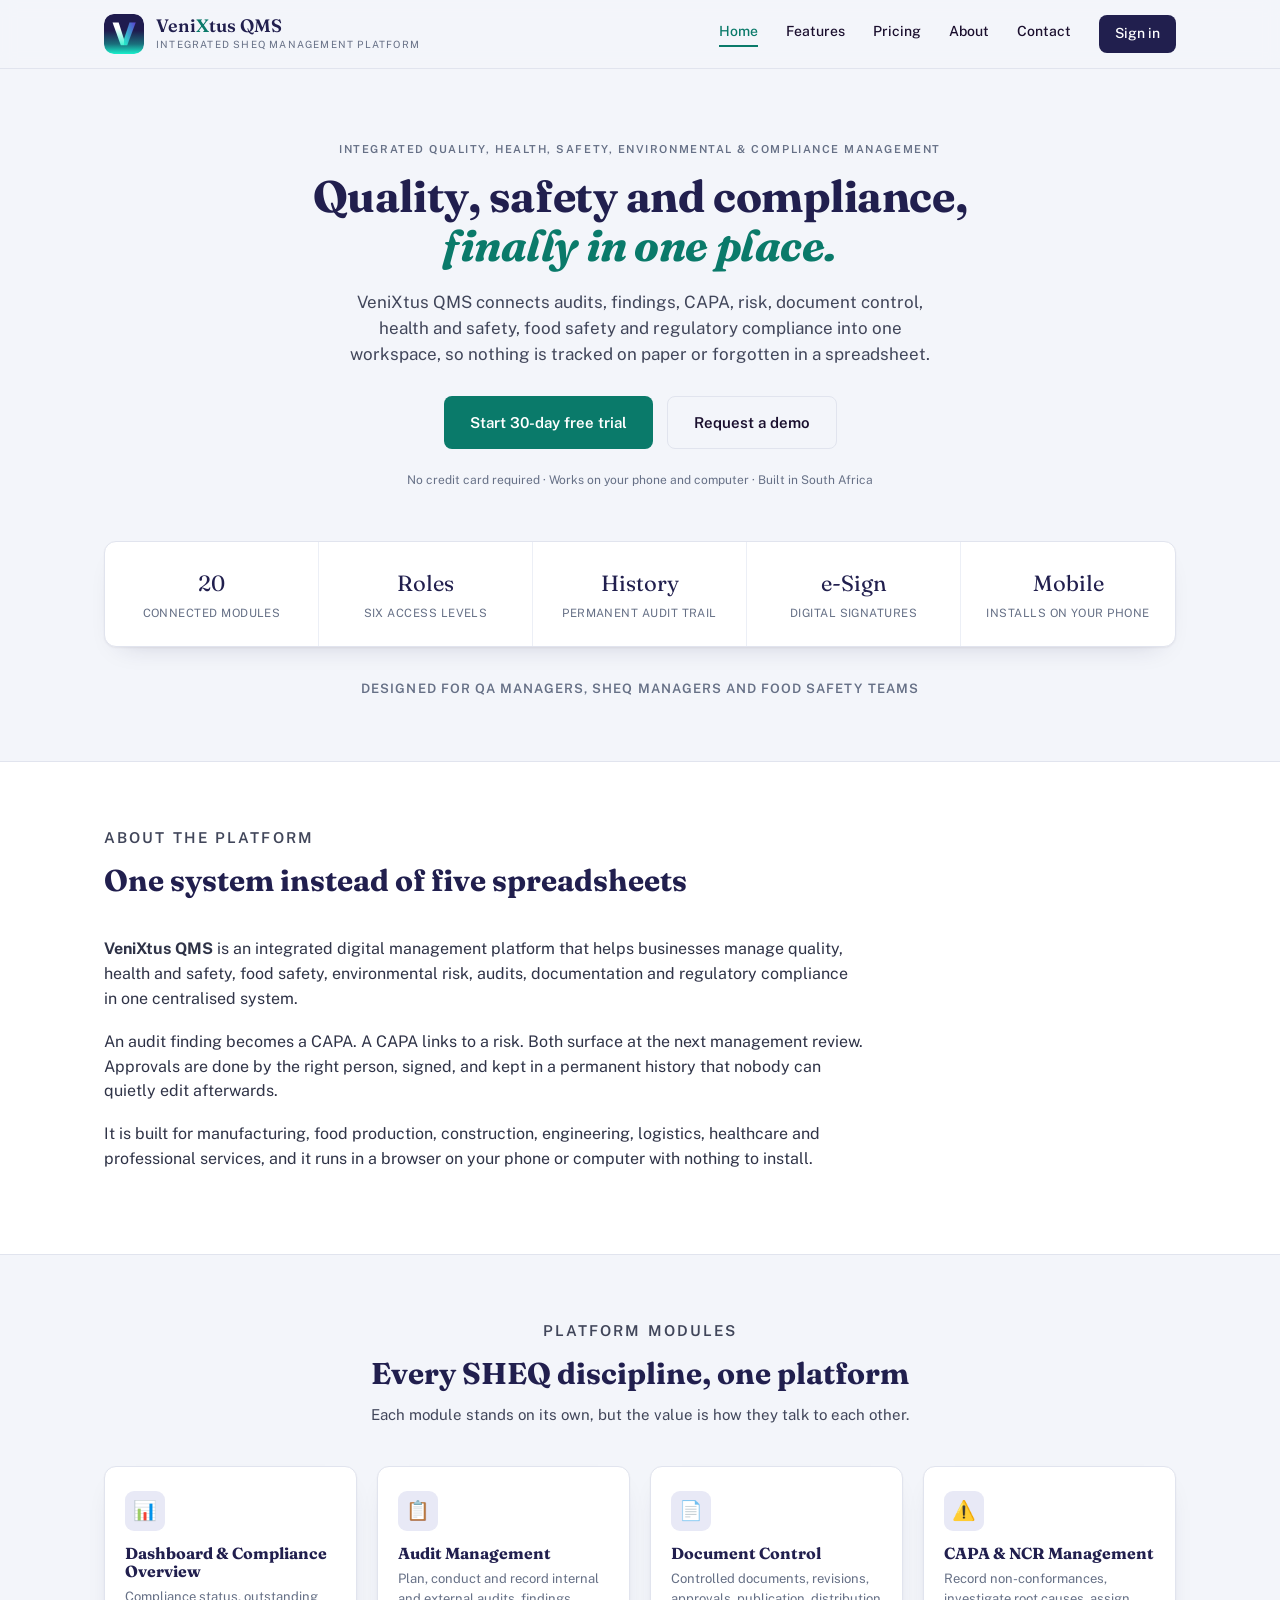
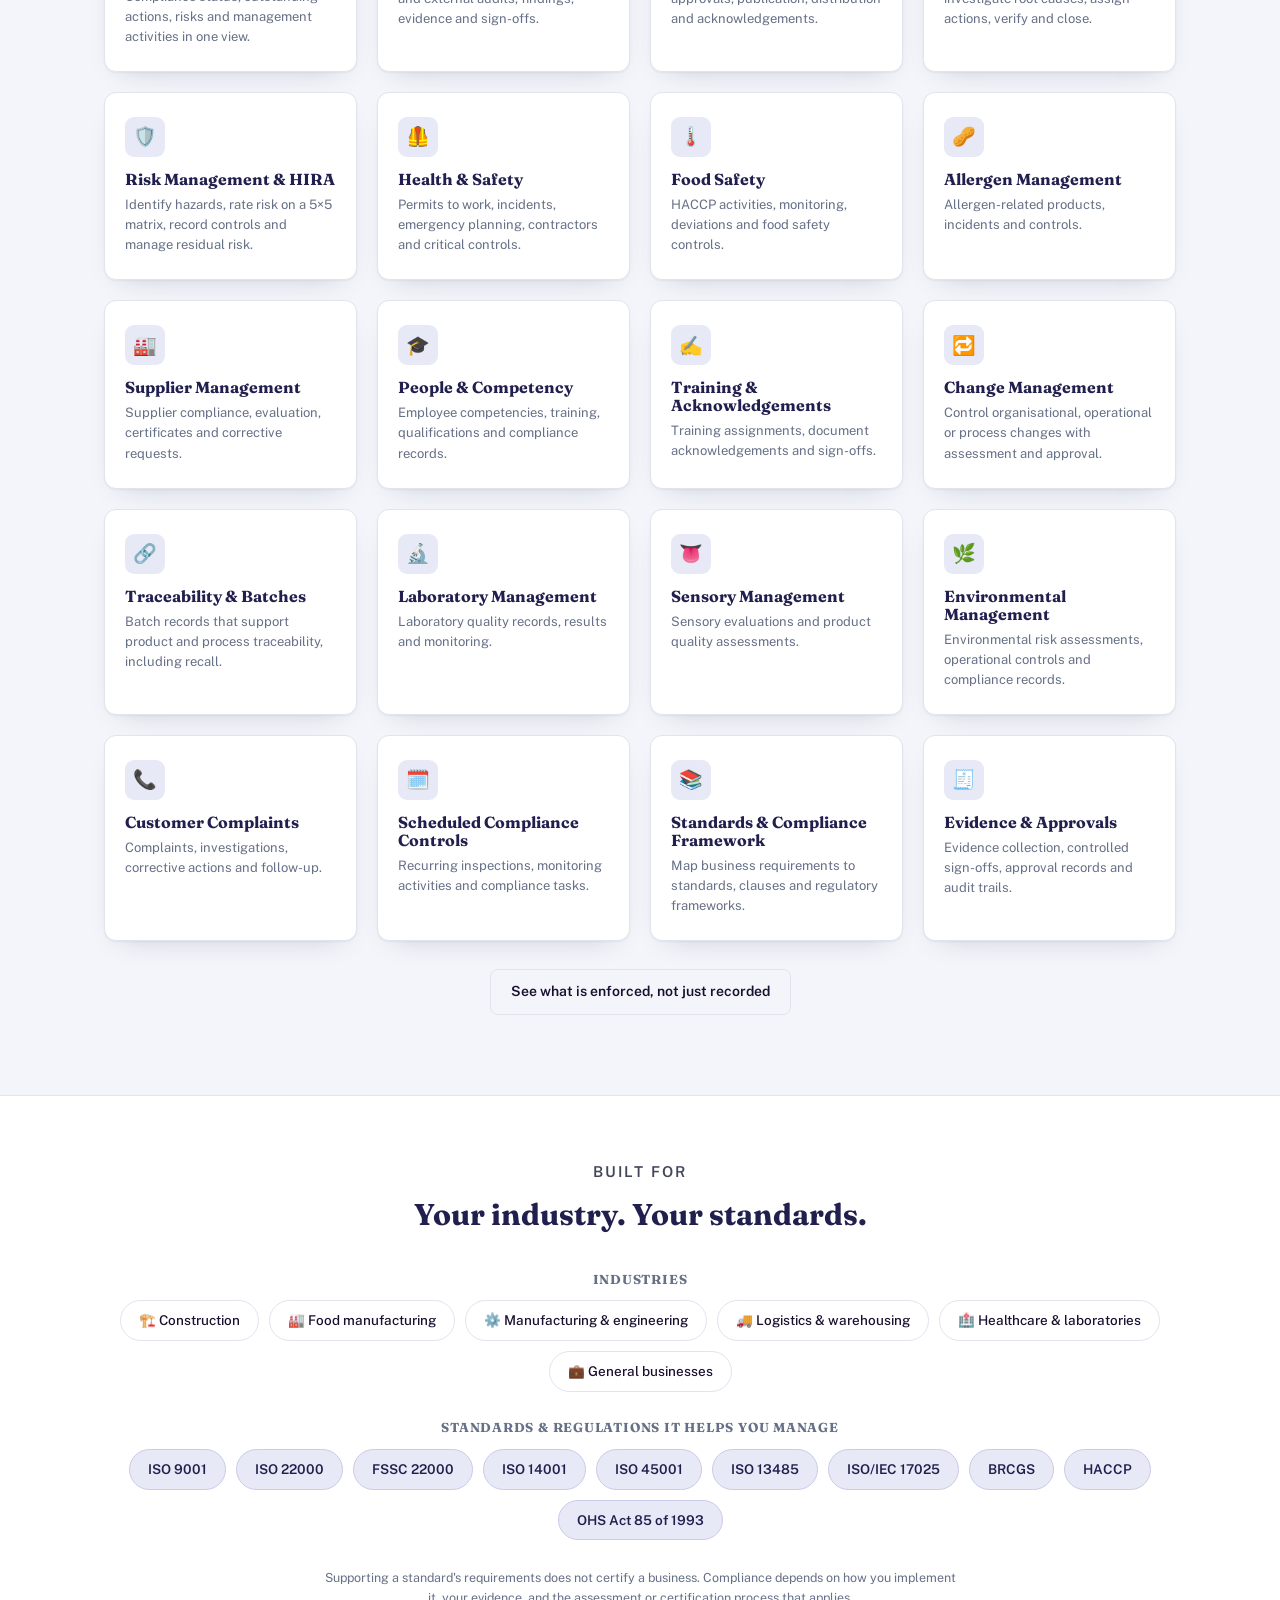
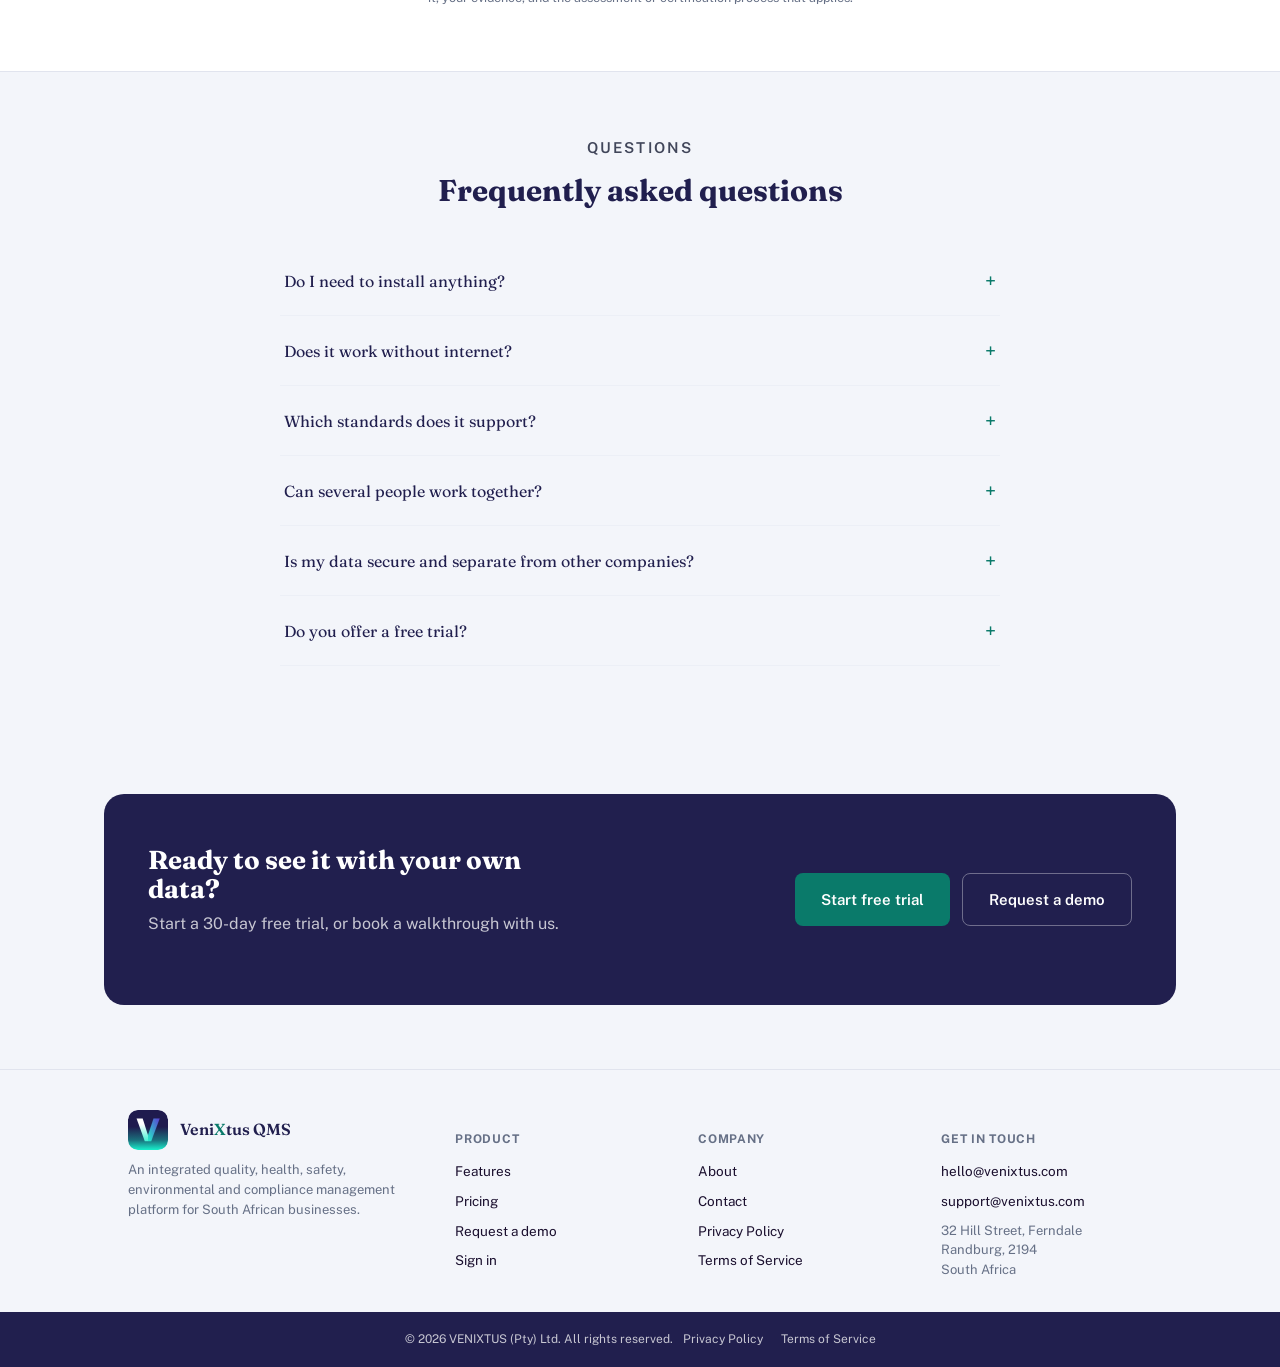
<file: index.html>
<!DOCTYPE html>
<html lang="en">
<head>
<meta charset="UTF-8">
<meta name="viewport" content="width=device-width, initial-scale=1.0">
<title>VeniXtus QMS: Integrated SHEQ and Quality Management Platform</title>
<meta name="description" content="VeniXtus QMS brings audits, CAPA, risk, document control, health and safety, food safety and regulatory compliance into one platform for South African businesses.">
<link rel="icon" href="images/logo.svg" type="image/svg+xml">
<link rel="preconnect" href="https://fonts.googleapis.com">
<link rel="preconnect" href="https://fonts.gstatic.com" crossorigin>
<link href="https://fonts.googleapis.com/css2?family=Fraunces:ital,opsz,wght@0,9..144,500;0,9..144,600;1,9..144,500&family=Public+Sans:wght@400;500;600;700&display=swap" rel="stylesheet">
<link rel="stylesheet" href="css/style.css">
</head>
<body>

<header class="site-header">
  <div class="header-inner">
    <a href="index.html" class="brand">
      <img src="images/logo.svg" alt="VeniXtus QMS logo">
      <div class="brand-text">
        <h1>Veni<span style="color:#0A7A6A">X</span>tus QMS</h1>
        <p>Integrated SHEQ Management Platform</p>
      </div>
    </a>
    <nav class="main-nav">
      <a href="index.html" class="active">Home</a>
      <a href="features.html">Features</a>
      <a href="pricing.html">Pricing</a>
      <a href="about.html">About</a>
      <a href="contact.html">Contact</a>
      <a href="https://app.venixtus.com" class="btn btn-primary" style="color:#fff;border:none;padding:8px 16px;">Sign in</a>
    </nav>
    <button class="nav-toggle" aria-label="Toggle menu" aria-expanded="false">
      <span></span><span></span><span></span>
    </button>
  </div>
</header>

<main>

  <section class="hero" style="padding-bottom:40px;">
    <div class="wrap" style="max-width:780px;text-align:center;">
      <p class="eyebrow" style="justify-content:center;display:flex;">Integrated Quality, Health, Safety, Environmental &amp; Compliance Management</p>
      <h2 style="font-size:44px;">Quality, safety and compliance,<br><em>finally in one place.</em></h2>
      <p class="lede" style="margin:18px auto 28px;max-width:58ch;">VeniXtus QMS connects audits, findings, CAPA, risk, document control, health and safety, food safety and regulatory compliance into one workspace, so nothing is tracked on paper or forgotten in a spreadsheet.</p>
      <div class="hero-actions" style="justify-content:center;">
        <a href="contact.html" class="btn btn-rust btn-lg">Start 30-day free trial</a>
        <a href="contact.html" class="btn btn-ghost btn-lg">Request a demo</a>
      </div>
      <p class="hero-note">No credit card required · Works on your phone and computer · Built in South Africa</p>
    </div>
  </section>

  <section style="padding-top:0;padding-bottom:32px;">
    <div class="wrap">
      <div class="stats-row">
        <div class="stat-item"><div class="stat-num">20</div><div class="stat-label">Connected modules</div></div>
        <div class="stat-item"><div class="stat-num">Roles</div><div class="stat-label">Six access levels</div></div>
        <div class="stat-item"><div class="stat-num">History</div><div class="stat-label">Permanent audit trail</div></div>
        <div class="stat-item"><div class="stat-num">e-Sign</div><div class="stat-label">Digital signatures</div></div>
        <div class="stat-item"><div class="stat-num">Mobile</div><div class="stat-label">Installs on your phone</div></div>
      </div>
    </div>
  </section>

  <section class="social-proof" style="padding-top:0;">
    <div class="wrap"><p>Designed for QA managers, SHEQ managers and food safety teams</p></div>
  </section>

  <section class="alt-bg">
    <div class="wrap">
      <div class="section-head">
        <p class="eyebrow">About the platform</p>
        <h3>One system instead of five spreadsheets</h3>
      </div>
      <div class="about-body">
        <p><strong>VeniXtus QMS</strong> is an integrated digital management platform that helps businesses manage quality, health and safety, food safety, environmental risk, audits, documentation and regulatory compliance in one centralised system.</p>
        <p>An audit finding becomes a CAPA. A CAPA links to a risk. Both surface at the next management review. Approvals are done by the right person, signed, and kept in a permanent history that nobody can quietly edit afterwards.</p>
        <p>It is built for manufacturing, food production, construction, engineering, logistics, healthcare and professional services, and it runs in a browser on your phone or computer with nothing to install.</p>
      </div>
    </div>
  </section>

  <section id="modules">
    <div class="wrap">
      <div class="section-head center">
        <p class="eyebrow">Platform modules</p>
        <h3>Every SHEQ discipline, one platform</h3>
        <p>Each module stands on its own, but the value is how they talk to each other.</p>
      </div>
      <div class="grid-cards">
        <div class="module-card"><div class="icon">📊</div><h4>Dashboard & Compliance Overview</h4><p>Compliance status, outstanding actions, risks and management activities in one view.</p></div>
        <div class="module-card"><div class="icon">📋</div><h4>Audit Management</h4><p>Plan, conduct and record internal and external audits, findings, evidence and sign-offs.</p></div>
        <div class="module-card"><div class="icon">📄</div><h4>Document Control</h4><p>Controlled documents, revisions, approvals, publication, distribution and acknowledgements.</p></div>
        <div class="module-card"><div class="icon">⚠️</div><h4>CAPA & NCR Management</h4><p>Record non-conformances, investigate root causes, assign actions, verify and close.</p></div>
        <div class="module-card"><div class="icon">🛡️</div><h4>Risk Management & HIRA</h4><p>Identify hazards, rate risk on a 5×5 matrix, record controls and manage residual risk.</p></div>
        <div class="module-card"><div class="icon">🦺</div><h4>Health & Safety</h4><p>Permits to work, incidents, emergency planning, contractors and critical controls.</p></div>
        <div class="module-card"><div class="icon">🌡️</div><h4>Food Safety</h4><p>HACCP activities, monitoring, deviations and food safety controls.</p></div>
        <div class="module-card"><div class="icon">🥜</div><h4>Allergen Management</h4><p>Allergen-related products, incidents and controls.</p></div>
        <div class="module-card"><div class="icon">🏭</div><h4>Supplier Management</h4><p>Supplier compliance, evaluation, certificates and corrective requests.</p></div>
        <div class="module-card"><div class="icon">🎓</div><h4>People & Competency</h4><p>Employee competencies, training, qualifications and compliance records.</p></div>
        <div class="module-card"><div class="icon">✍️</div><h4>Training & Acknowledgements</h4><p>Training assignments, document acknowledgements and sign-offs.</p></div>
        <div class="module-card"><div class="icon">🔁</div><h4>Change Management</h4><p>Control organisational, operational or process changes with assessment and approval.</p></div>
        <div class="module-card"><div class="icon">🔗</div><h4>Traceability & Batches</h4><p>Batch records that support product and process traceability, including recall.</p></div>
        <div class="module-card"><div class="icon">🔬</div><h4>Laboratory Management</h4><p>Laboratory quality records, results and monitoring.</p></div>
        <div class="module-card"><div class="icon">👅</div><h4>Sensory Management</h4><p>Sensory evaluations and product quality assessments.</p></div>
        <div class="module-card"><div class="icon">🌿</div><h4>Environmental Management</h4><p>Environmental risk assessments, operational controls and compliance records.</p></div>
        <div class="module-card"><div class="icon">📞</div><h4>Customer Complaints</h4><p>Complaints, investigations, corrective actions and follow-up.</p></div>
        <div class="module-card"><div class="icon">🗓️</div><h4>Scheduled Compliance Controls</h4><p>Recurring inspections, monitoring activities and compliance tasks.</p></div>
        <div class="module-card"><div class="icon">📚</div><h4>Standards & Compliance Framework</h4><p>Map business requirements to standards, clauses and regulatory frameworks.</p></div>
        <div class="module-card"><div class="icon">🧾</div><h4>Evidence & Approvals</h4><p>Evidence collection, controlled sign-offs, approval records and audit trails.</p></div>
      </div>
      <p style="text-align:center;margin-top:28px;"><a href="features.html" class="btn btn-ghost">See what is enforced, not just recorded</a></p>
    </div>
  </section>

  <section class="alt-bg">
    <div class="wrap">
      <div class="section-head center">
        <p class="eyebrow">Built for</p>
        <h3>Your industry. Your standards.</h3>
      </div>
      <div class="built-for-group">
        <h4>Industries</h4>
        <div class="chip-row">
          <span class="chip">🏗️ Construction</span>
          <span class="chip">🏭 Food manufacturing</span>
          <span class="chip">⚙️ Manufacturing &amp; engineering</span>
          <span class="chip">🚚 Logistics &amp; warehousing</span>
          <span class="chip">🏥 Healthcare &amp; laboratories</span>
          <span class="chip">💼 General businesses</span>
        </div>
      </div>
      <div class="built-for-group">
        <h4>Standards &amp; regulations it helps you manage</h4>
        <div class="chip-row">
          <span class="chip standard">ISO 9001</span>
          <span class="chip standard">ISO 22000</span>
          <span class="chip standard">FSSC 22000</span>
          <span class="chip standard">ISO 14001</span>
          <span class="chip standard">ISO 45001</span>
          <span class="chip standard">ISO 13485</span>
          <span class="chip standard">ISO/IEC 17025</span>
          <span class="chip standard">BRCGS</span>
          <span class="chip standard">HACCP</span>
          <span class="chip standard">OHS Act 85 of 1993</span>
        </div>
      </div>
      <p style="text-align:center;font-size:12.5px;color:var(--muted);max-width:640px;margin:22px auto 0;">Supporting a standard's requirements does not certify a business. Compliance depends on how you implement it, your evidence, and the assessment or certification process that applies.</p>
    </div>
  </section>

  <section>
    <div class="wrap">
      <div class="section-head center">
        <p class="eyebrow">Questions</p>
        <h3>Frequently asked questions</h3>
      </div>
      <div class="faq-list">
        <details class="faq-item"><summary>Do I need to install anything?</summary><p>No. VeniXtus QMS runs in your browser. On a phone you can add it to your home screen for an app-like experience, with no app store needed.</p></details>
        <details class="faq-item"><summary>Does it work without internet?</summary><p>You can open the app and capture some records while offline. Records sync to the cloud when you are connected again, and anything not yet synced stays on that device until it does.</p></details>
        <details class="faq-item"><summary>Which standards does it support?</summary><p>The Standards &amp; Compliance Framework module lets you map requirements to clauses of frameworks such as ISO 9001, ISO 22000, FSSC 22000, ISO 14001, ISO 45001, ISO 13485, ISO/IEC 17025, BRCGS and HACCP, together with South African occupational health and food safety requirements.</p></details>
        <details class="faq-item"><summary>Can several people work together?</summary><p>Yes. Each person has a role (Admin, Quality Manager, Approver, Department Manager, Auditor or Employee), and important approvals must be given by someone other than the person who prepared the record.</p></details>
        <details class="faq-item"><summary>Is my data secure and separate from other companies?</summary><p>Each organisation's data is kept separate in a cloud database with access rules enforced on the server. See our <a href="privacy.html">Privacy Policy</a> for how personal information is handled.</p></details>
        <details class="faq-item"><summary>Do you offer a free trial?</summary><p>Yes. Every plan starts with a 30-day free trial and no credit card. See <a href="pricing.html">Pricing</a>.</p></details>
      </div>
    </div>
  </section>

  <section>
    <div class="wrap">
      <div class="cta-band">
        <div>
          <h3 class="serif">Ready to see it with your own data?</h3>
          <p>Start a 30-day free trial, or book a walkthrough with us.</p>
        </div>
        <div style="display:flex;gap:12px;flex-wrap:wrap;">
          <a href="contact.html" class="btn btn-rust btn-lg">Start free trial</a>
          <a href="contact.html" class="btn btn-ghost btn-lg">Request a demo</a>
        </div>
      </div>
    </div>
  </section>

</main>

<footer>
  <div class="wrap">
    <div class="footer-grid">
      <div class="footer-brand">
        <a href="index.html" class="brand">
          <img src="images/logo.svg" alt="VeniXtus QMS logo">
          <div class="brand-text"><h1 style="font-size:16px;">Veni<span style="color:#0A7A6A">X</span>tus QMS</h1></div>
        </a>
        <p>An integrated quality, health, safety, environmental and compliance management platform for South African businesses.</p>
      </div>
      <div class="footer-col">
        <h5>Product</h5>
        <a href="features.html">Features</a>
        <a href="pricing.html">Pricing</a>
        <a href="contact.html">Request a demo</a>
        <a href="https://app.venixtus.com">Sign in</a>
      </div>
      <div class="footer-col">
        <h5>Company</h5>
        <a href="about.html">About</a>
        <a href="contact.html">Contact</a>
        <a href="privacy.html">Privacy Policy</a>
        <a href="terms.html">Terms of Service</a>
      </div>
      <div class="footer-col">
        <h5>Get in touch</h5>
        <a href="mailto:hello@venixtus.com">hello@venixtus.com</a>
        <a href="mailto:support@venixtus.com">support@venixtus.com</a>
        <span style="font-size:13px;color:var(--muted);line-height:1.5;display:block;">32 Hill Street, Ferndale<br>Randburg, 2194<br>South Africa</span>
      </div>
    </div>
  </div>
  <div class="footer-bottom">
    <div class="wrap">
      <span>© 2026 VENIXTUS (Pty) Ltd. All rights reserved.</span>
      <div class="footer-bottom-links">
        <a href="privacy.html">Privacy Policy</a>
        <a href="terms.html">Terms of Service</a>
      </div>
    </div>
  </div>
</footer>

<script src="js/script.js"></script>
</body>
</html>
</file>
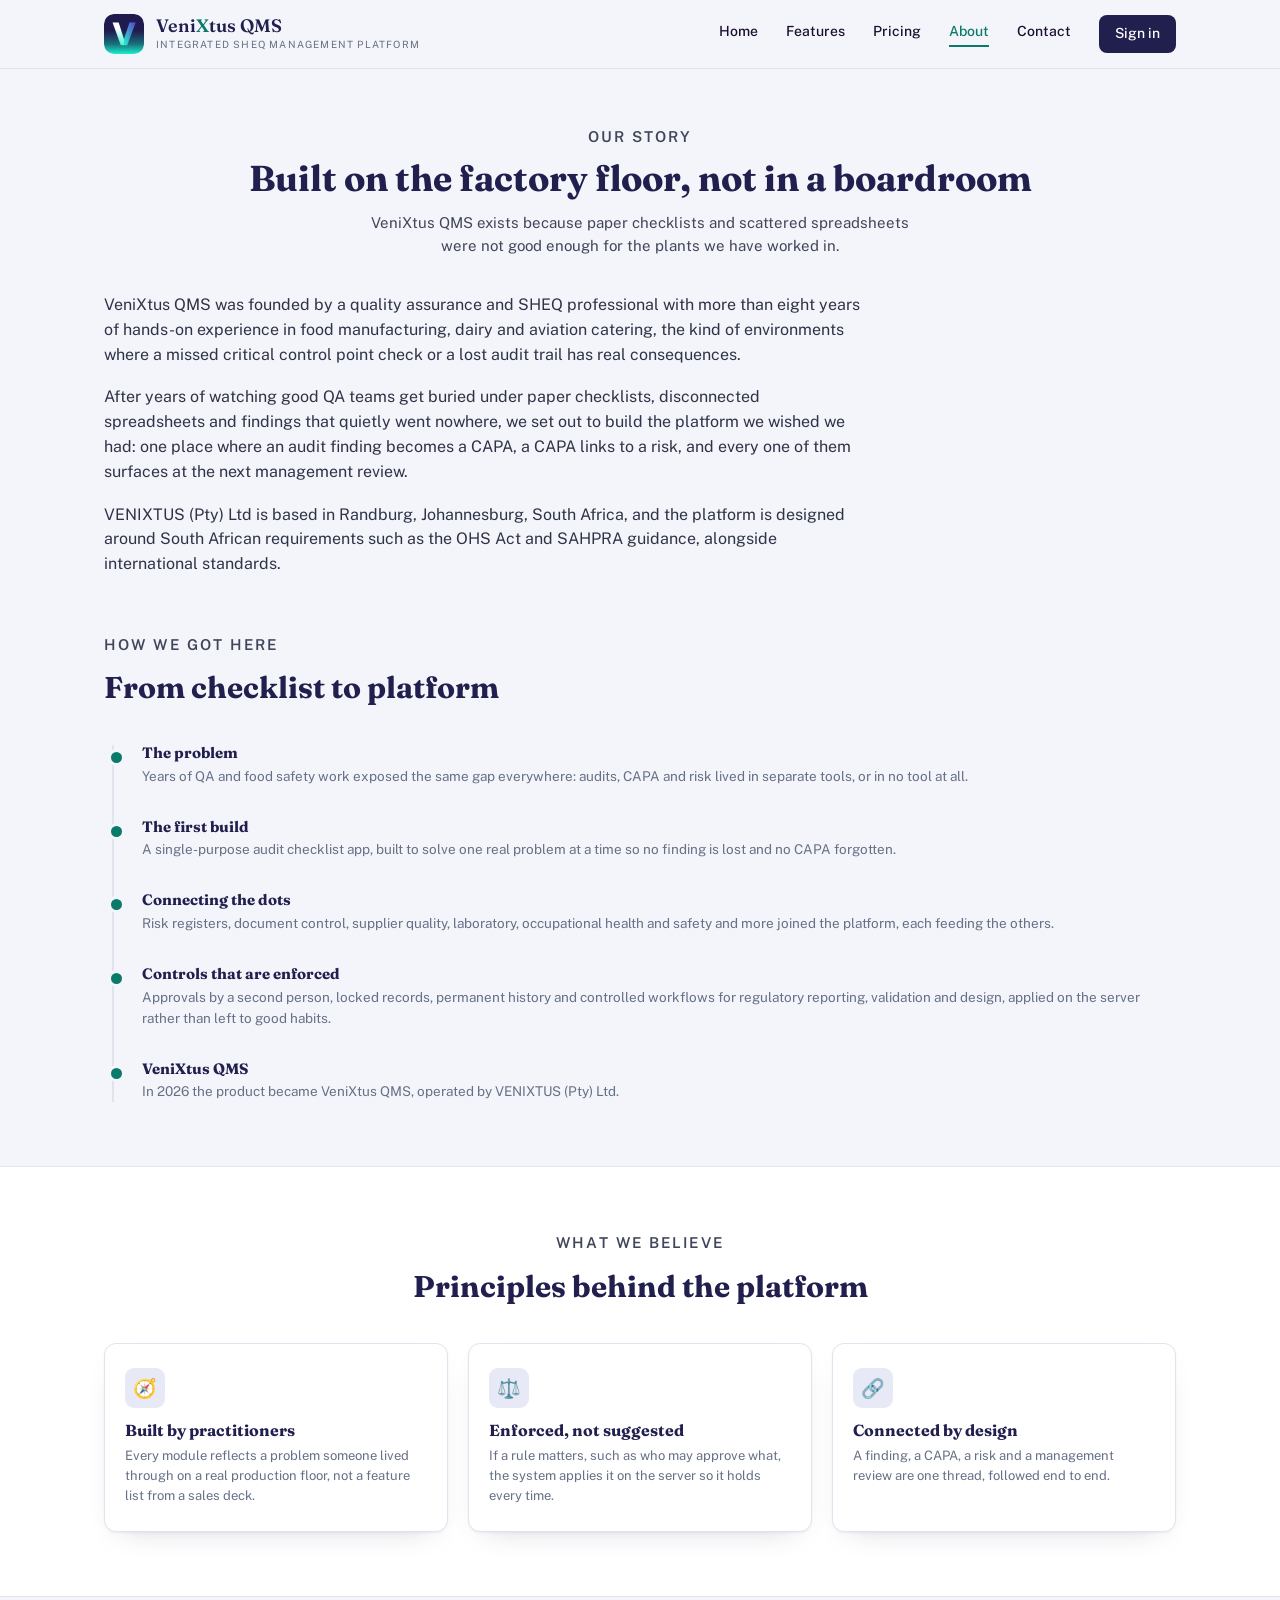
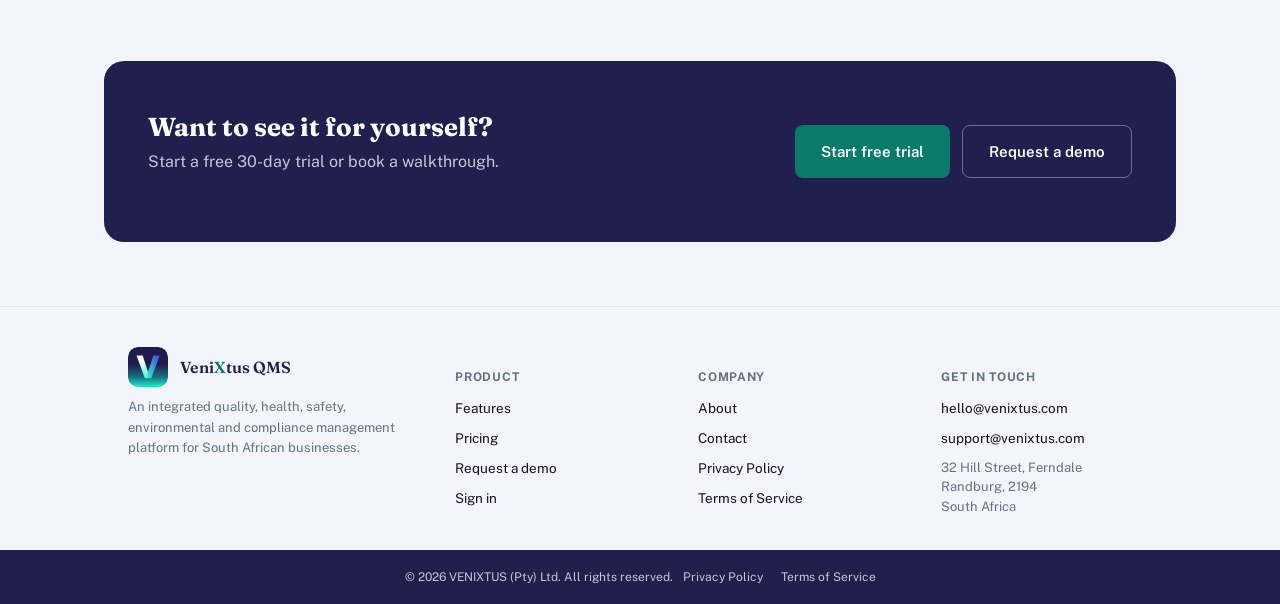
<file: about.html>
<!DOCTYPE html>
<html lang="en">
<head>
<meta charset="UTF-8">
<meta name="viewport" content="width=device-width, initial-scale=1.0">
<title>About | VeniXtus QMS</title>
<meta name="description" content="VeniXtus QMS was built by a QA and SHEQ professional with more than eight years in food manufacturing and aviation catering.">
<link rel="icon" href="images/logo.svg" type="image/svg+xml">
<link rel="preconnect" href="https://fonts.googleapis.com">
<link rel="preconnect" href="https://fonts.gstatic.com" crossorigin>
<link href="https://fonts.googleapis.com/css2?family=Fraunces:ital,opsz,wght@0,9..144,500;0,9..144,600;1,9..144,500&family=Public+Sans:wght@400;500;600;700&display=swap" rel="stylesheet">
<link rel="stylesheet" href="css/style.css">
</head>
<body>

<header class="site-header">
  <div class="header-inner">
    <a href="index.html" class="brand">
      <img src="images/logo.svg" alt="VeniXtus QMS logo">
      <div class="brand-text">
        <h1>Veni<span style="color:#0A7A6A">X</span>tus QMS</h1>
        <p>Integrated SHEQ Management Platform</p>
      </div>
    </a>
    <nav class="main-nav">
      <a href="index.html">Home</a>
      <a href="features.html">Features</a>
      <a href="pricing.html">Pricing</a>
      <a href="about.html" class="active">About</a>
      <a href="contact.html">Contact</a>
      <a href="https://app.venixtus.com" class="btn btn-primary" style="color:#fff;border:none;padding:8px 16px;">Sign in</a>
    </nav>
    <button class="nav-toggle" aria-label="Toggle menu" aria-expanded="false">
      <span></span><span></span><span></span>
    </button>
  </div>
</header>

<main>

  <section class="page-hero">
    <div class="wrap">
      <p class="eyebrow">Our story</p>
      <h2>Built on the factory floor, not in a boardroom</h2>
      <p>VeniXtus QMS exists because paper checklists and scattered spreadsheets were not good enough for the plants we have worked in.</p>
    </div>
  </section>

  <section style="padding-top:0;">
    <div class="wrap">
      <div class="about-body">
        <p>VeniXtus QMS was founded by a quality assurance and SHEQ professional with more than eight years of hands-on experience in food manufacturing, dairy and aviation catering, the kind of environments where a missed critical control point check or a lost audit trail has real consequences.</p>
        <p>After years of watching good QA teams get buried under paper checklists, disconnected spreadsheets and findings that quietly went nowhere, we set out to build the platform we wished we had: one place where an audit finding becomes a CAPA, a CAPA links to a risk, and every one of them surfaces at the next management review.</p>
        <p>VENIXTUS (Pty) Ltd is based in Randburg, Johannesburg, South Africa, and the platform is designed around South African requirements such as the OHS Act and SAHPRA guidance, alongside international standards.</p>
      </div>

      <div class="section-head" style="margin-top:56px;">
        <p class="eyebrow">How we got here</p>
        <h3>From checklist to platform</h3>
      </div>
      <div class="timeline">
        <div class="timeline-item"><h4>The problem</h4><p>Years of QA and food safety work exposed the same gap everywhere: audits, CAPA and risk lived in separate tools, or in no tool at all.</p></div>
        <div class="timeline-item"><h4>The first build</h4><p>A single-purpose audit checklist app, built to solve one real problem at a time so no finding is lost and no CAPA forgotten.</p></div>
        <div class="timeline-item"><h4>Connecting the dots</h4><p>Risk registers, document control, supplier quality, laboratory, occupational health and safety and more joined the platform, each feeding the others.</p></div>
        <div class="timeline-item"><h4>Controls that are enforced</h4><p>Approvals by a second person, locked records, permanent history and controlled workflows for regulatory reporting, validation and design, applied on the server rather than left to good habits.</p></div>
        <div class="timeline-item"><h4>VeniXtus QMS</h4><p>In 2026 the product became VeniXtus QMS, operated by VENIXTUS (Pty) Ltd.</p></div>
      </div>
    </div>
  </section>

  <section class="alt-bg">
    <div class="wrap">
      <div class="section-head center"><p class="eyebrow">What we believe</p><h3>Principles behind the platform</h3></div>
      <div class="grid-cards" style="grid-template-columns:repeat(3,1fr);">
        <div class="module-card"><div class="icon">🧭</div><h4>Built by practitioners</h4><p>Every module reflects a problem someone lived through on a real production floor, not a feature list from a sales deck.</p></div>
        <div class="module-card"><div class="icon">⚖️</div><h4>Enforced, not suggested</h4><p>If a rule matters, such as who may approve what, the system applies it on the server so it holds every time.</p></div>
        <div class="module-card"><div class="icon">🔗</div><h4>Connected by design</h4><p>A finding, a CAPA, a risk and a management review are one thread, followed end to end.</p></div>
      </div>
    </div>
  </section>

  <section>
    <div class="wrap">
      <div class="cta-band">
        <div><h3 class="serif">Want to see it for yourself?</h3><p>Start a free 30-day trial or book a walkthrough.</p></div>
        <div style="display:flex;gap:12px;flex-wrap:wrap;"><a href="contact.html" class="btn btn-rust btn-lg">Start free trial</a><a href="contact.html" class="btn btn-ghost btn-lg">Request a demo</a></div>
      </div>
    </div>
  </section>

</main>

<footer>
  <div class="wrap">
    <div class="footer-grid">
      <div class="footer-brand">
        <a href="index.html" class="brand">
          <img src="images/logo.svg" alt="VeniXtus QMS logo">
          <div class="brand-text"><h1 style="font-size:16px;">Veni<span style="color:#0A7A6A">X</span>tus QMS</h1></div>
        </a>
        <p>An integrated quality, health, safety, environmental and compliance management platform for South African businesses.</p>
      </div>
      <div class="footer-col">
        <h5>Product</h5>
        <a href="features.html">Features</a>
        <a href="pricing.html">Pricing</a>
        <a href="contact.html">Request a demo</a>
        <a href="https://app.venixtus.com">Sign in</a>
      </div>
      <div class="footer-col">
        <h5>Company</h5>
        <a href="about.html">About</a>
        <a href="contact.html">Contact</a>
        <a href="privacy.html">Privacy Policy</a>
        <a href="terms.html">Terms of Service</a>
      </div>
      <div class="footer-col">
        <h5>Get in touch</h5>
        <a href="mailto:hello@venixtus.com">hello@venixtus.com</a>
        <a href="mailto:support@venixtus.com">support@venixtus.com</a>
        <span style="font-size:13px;color:var(--muted);line-height:1.5;display:block;">32 Hill Street, Ferndale<br>Randburg, 2194<br>South Africa</span>
      </div>
    </div>
  </div>
  <div class="footer-bottom">
    <div class="wrap">
      <span>© 2026 VENIXTUS (Pty) Ltd. All rights reserved.</span>
      <div class="footer-bottom-links">
        <a href="privacy.html">Privacy Policy</a>
        <a href="terms.html">Terms of Service</a>
      </div>
    </div>
  </div>
</footer>

<script src="js/script.js"></script>
</body>
</html>
</file>
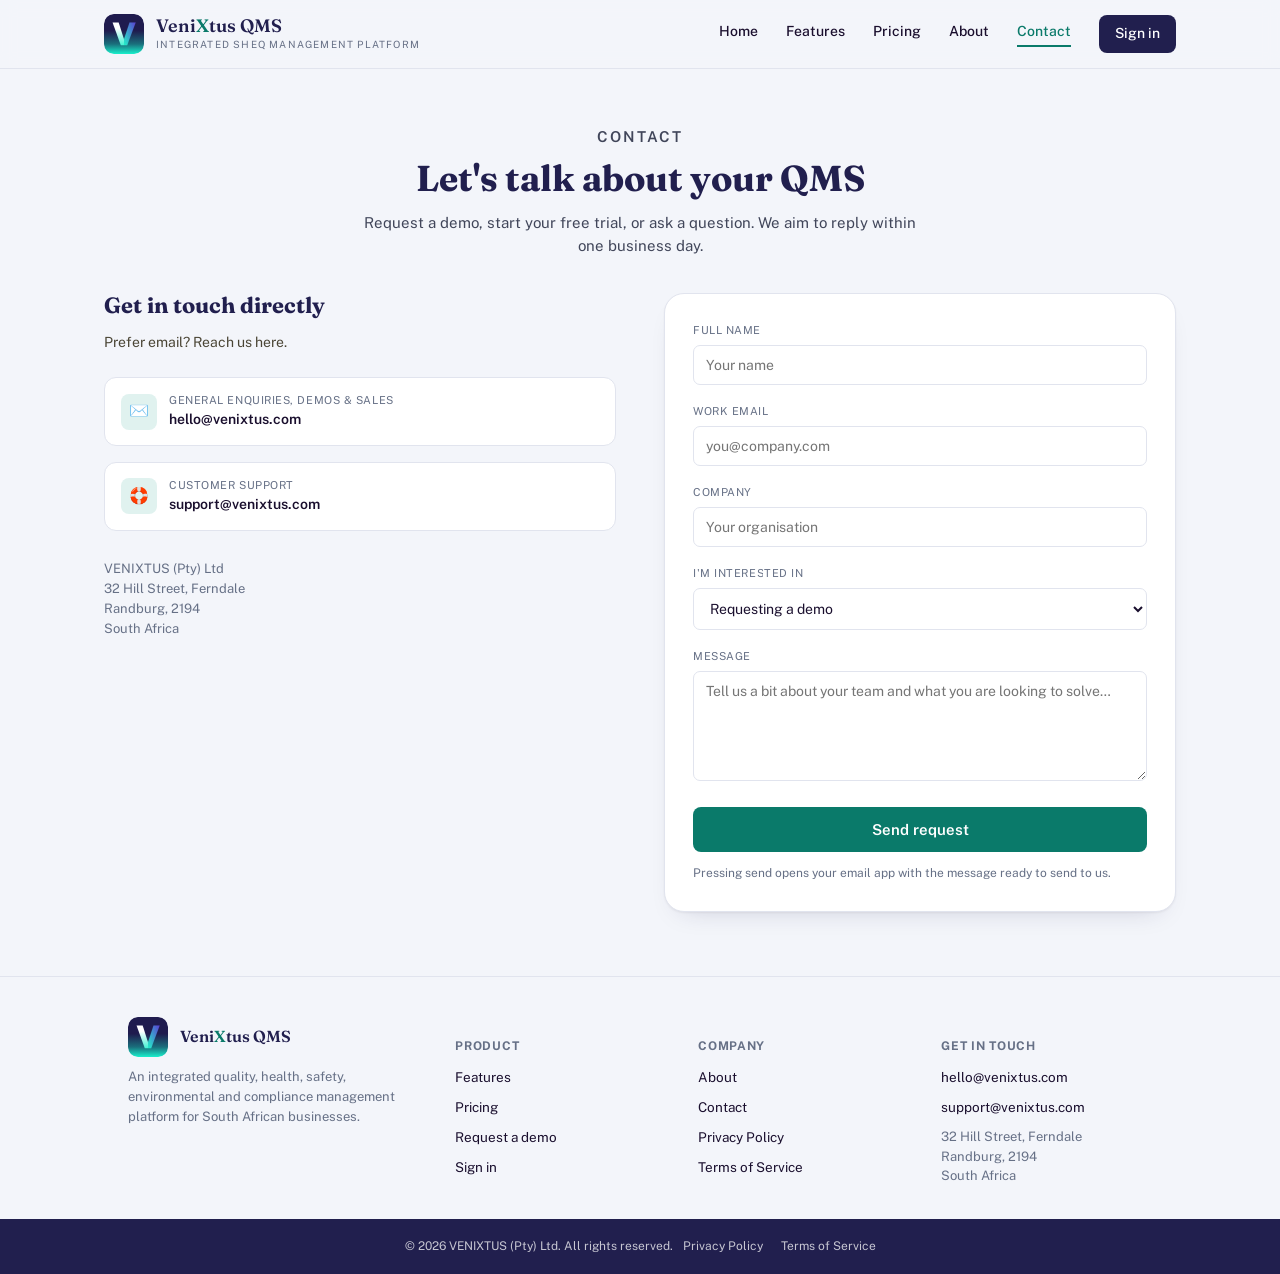
<file: contact.html>
<!DOCTYPE html>
<html lang="en">
<head>
<meta charset="UTF-8">
<meta name="viewport" content="width=device-width, initial-scale=1.0">
<title>Contact and Request a Demo | VeniXtus QMS</title>
<meta name="description" content="Get in touch with VeniXtus QMS or request a demo of the platform.">
<link rel="icon" href="images/logo.svg" type="image/svg+xml">
<link rel="preconnect" href="https://fonts.googleapis.com">
<link rel="preconnect" href="https://fonts.gstatic.com" crossorigin>
<link href="https://fonts.googleapis.com/css2?family=Fraunces:ital,opsz,wght@0,9..144,500;0,9..144,600;1,9..144,500&family=Public+Sans:wght@400;500;600;700&display=swap" rel="stylesheet">
<link rel="stylesheet" href="css/style.css">
</head>
<body>

<header class="site-header">
  <div class="header-inner">
    <a href="index.html" class="brand">
      <img src="images/logo.svg" alt="VeniXtus QMS logo">
      <div class="brand-text">
        <h1>Veni<span style="color:#0A7A6A">X</span>tus QMS</h1>
        <p>Integrated SHEQ Management Platform</p>
      </div>
    </a>
    <nav class="main-nav">
      <a href="index.html">Home</a>
      <a href="features.html">Features</a>
      <a href="pricing.html">Pricing</a>
      <a href="about.html">About</a>
      <a href="contact.html" class="active">Contact</a>
      <a href="https://app.venixtus.com" class="btn btn-primary" style="color:#fff;border:none;padding:8px 16px;">Sign in</a>
    </nav>
    <button class="nav-toggle" aria-label="Toggle menu" aria-expanded="false">
      <span></span><span></span><span></span>
    </button>
  </div>
</header>

<main>

  <section class="page-hero">
    <div class="wrap">
      <p class="eyebrow">Contact</p>
      <h2>Let's talk about your QMS</h2>
      <p>Request a demo, start your free trial, or ask a question. We aim to reply within one business day.</p>
    </div>
  </section>

  <section style="padding-top:0;">
    <div class="wrap contact-grid">
      <div>
        <h3 style="font-size:22px;margin-bottom:14px;">Get in touch directly</h3>
        <p style="color:#4a4535;font-size:14px;">Prefer email? Reach us here.</p>
        <div class="contact-emails">
          <a href="mailto:hello@venixtus.com" class="contact-email">
            <div class="icon">✉️</div>
            <div><div class="label">General enquiries, demos &amp; sales</div><div class="addr">hello@venixtus.com</div></div>
          </a>
          <a href="mailto:support@venixtus.com" class="contact-email">
            <div class="icon">🛟</div>
            <div><div class="label">Customer support</div><div class="addr">support@venixtus.com</div></div>
          </a>
        </div>
        <p style="margin-top:28px;font-size:13px;color:var(--muted);">VENIXTUS (Pty) Ltd<br>32 Hill Street, Ferndale<br>Randburg, 2194<br>South Africa</p>
      </div>

      <div>
        <div class="form-success"></div>
        <form class="demo-form">
          <div class="field"><label for="name">Full name</label><input type="text" id="name" name="name" required placeholder="Your name"></div>
          <div class="field"><label for="email">Work email</label><input type="email" id="email" name="email" required placeholder="you@company.com"></div>
          <div class="field"><label for="company">Company</label><input type="text" id="company" name="company" placeholder="Your organisation"></div>
          <div class="field">
            <label for="interest">I'm interested in</label>
            <select id="interest" name="interest">
              <option>Requesting a demo</option>
              <option>Starting a free trial</option>
              <option>Enterprise / multi-site pricing</option>
              <option>Support</option>
              <option>General question</option>
            </select>
          </div>
          <div class="field"><label for="message">Message</label><textarea id="message" name="message" placeholder="Tell us a bit about your team and what you are looking to solve…"></textarea></div>
          <button type="submit" class="btn btn-rust btn-lg" style="width:100%;">Send request</button>
          <p style="font-size:12px;color:var(--muted);margin:12px 0 0;">Pressing send opens your email app with the message ready to send to us.</p>
        </form>
      </div>
    </div>
  </section>

</main>

<footer>
  <div class="wrap">
    <div class="footer-grid">
      <div class="footer-brand">
        <a href="index.html" class="brand">
          <img src="images/logo.svg" alt="VeniXtus QMS logo">
          <div class="brand-text"><h1 style="font-size:16px;">Veni<span style="color:#0A7A6A">X</span>tus QMS</h1></div>
        </a>
        <p>An integrated quality, health, safety, environmental and compliance management platform for South African businesses.</p>
      </div>
      <div class="footer-col">
        <h5>Product</h5>
        <a href="features.html">Features</a>
        <a href="pricing.html">Pricing</a>
        <a href="contact.html">Request a demo</a>
        <a href="https://app.venixtus.com">Sign in</a>
      </div>
      <div class="footer-col">
        <h5>Company</h5>
        <a href="about.html">About</a>
        <a href="contact.html">Contact</a>
        <a href="privacy.html">Privacy Policy</a>
        <a href="terms.html">Terms of Service</a>
      </div>
      <div class="footer-col">
        <h5>Get in touch</h5>
        <a href="mailto:hello@venixtus.com">hello@venixtus.com</a>
        <a href="mailto:support@venixtus.com">support@venixtus.com</a>
        <span style="font-size:13px;color:var(--muted);line-height:1.5;display:block;">32 Hill Street, Ferndale<br>Randburg, 2194<br>South Africa</span>
      </div>
    </div>
  </div>
  <div class="footer-bottom">
    <div class="wrap">
      <span>© 2026 VENIXTUS (Pty) Ltd. All rights reserved.</span>
      <div class="footer-bottom-links">
        <a href="privacy.html">Privacy Policy</a>
        <a href="terms.html">Terms of Service</a>
      </div>
    </div>
  </div>
</footer>

<script src="js/script.js"></script>
</body>
</html>
</file>
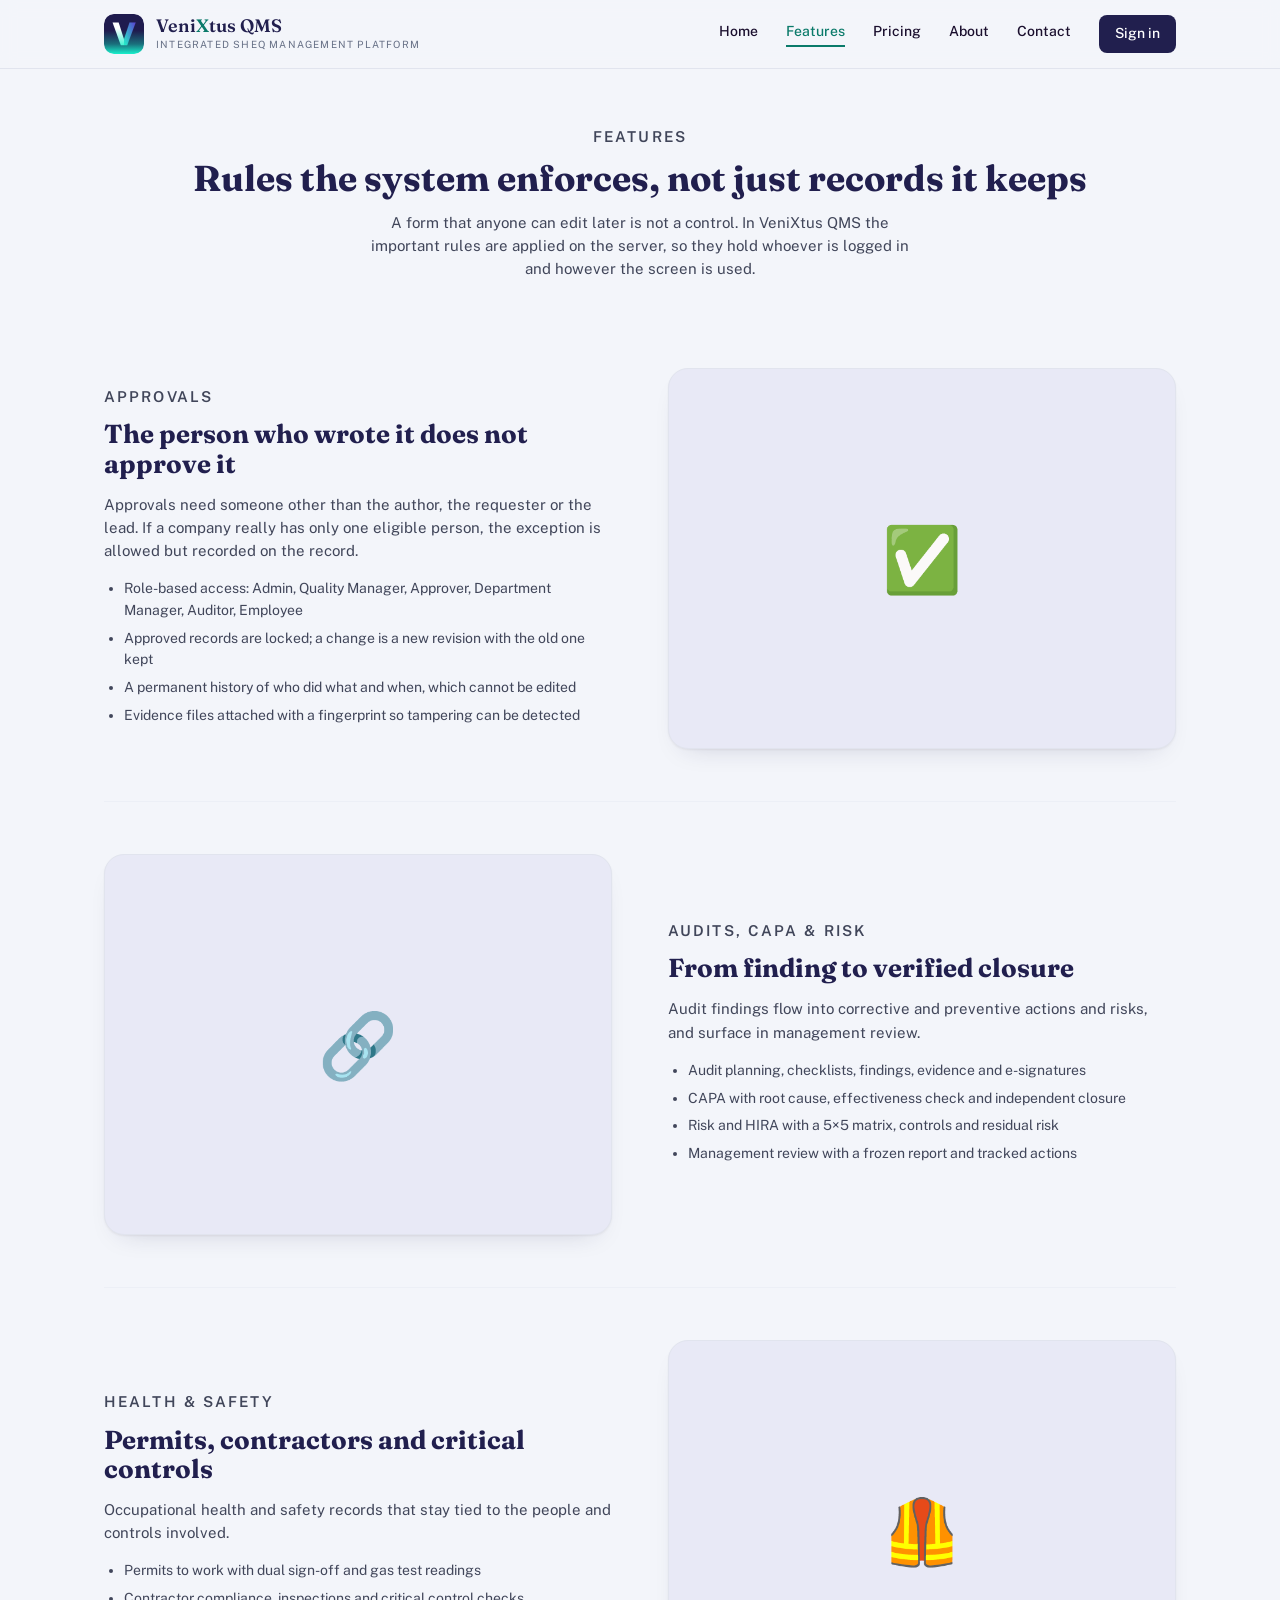
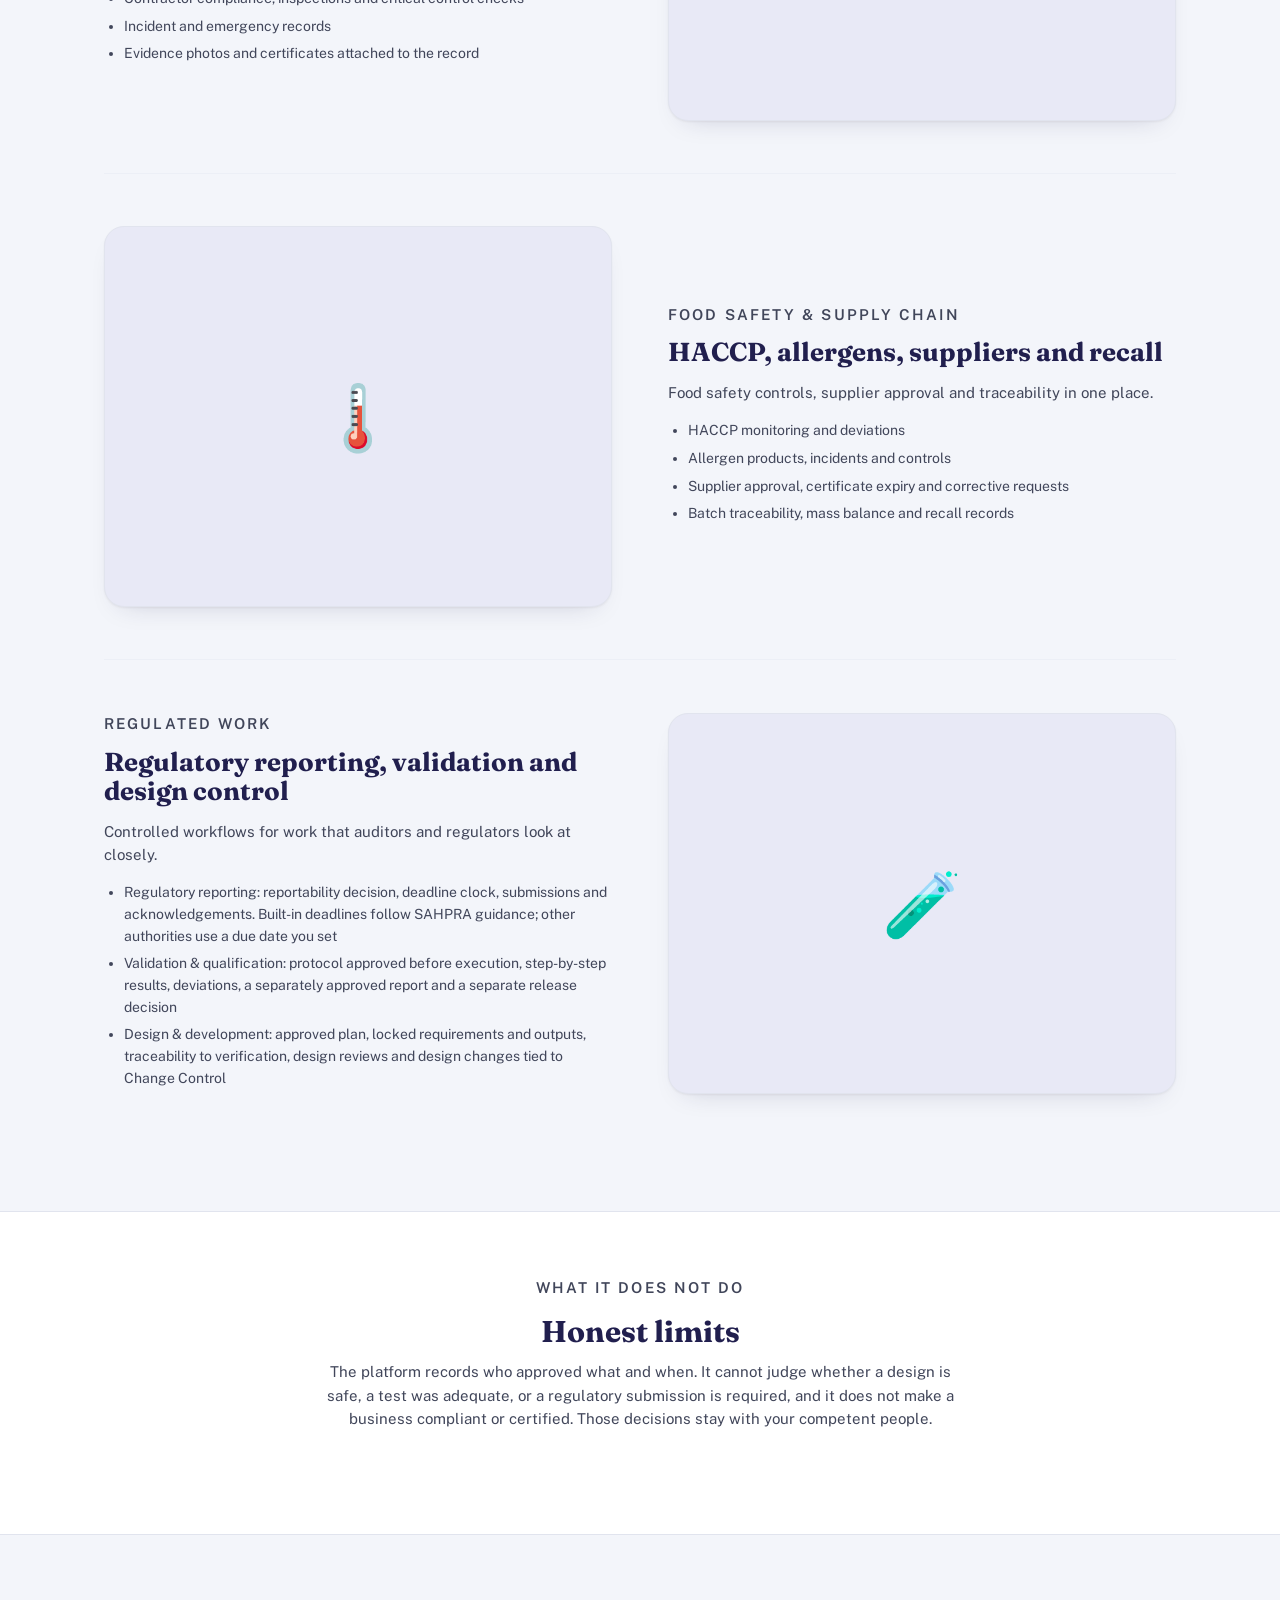
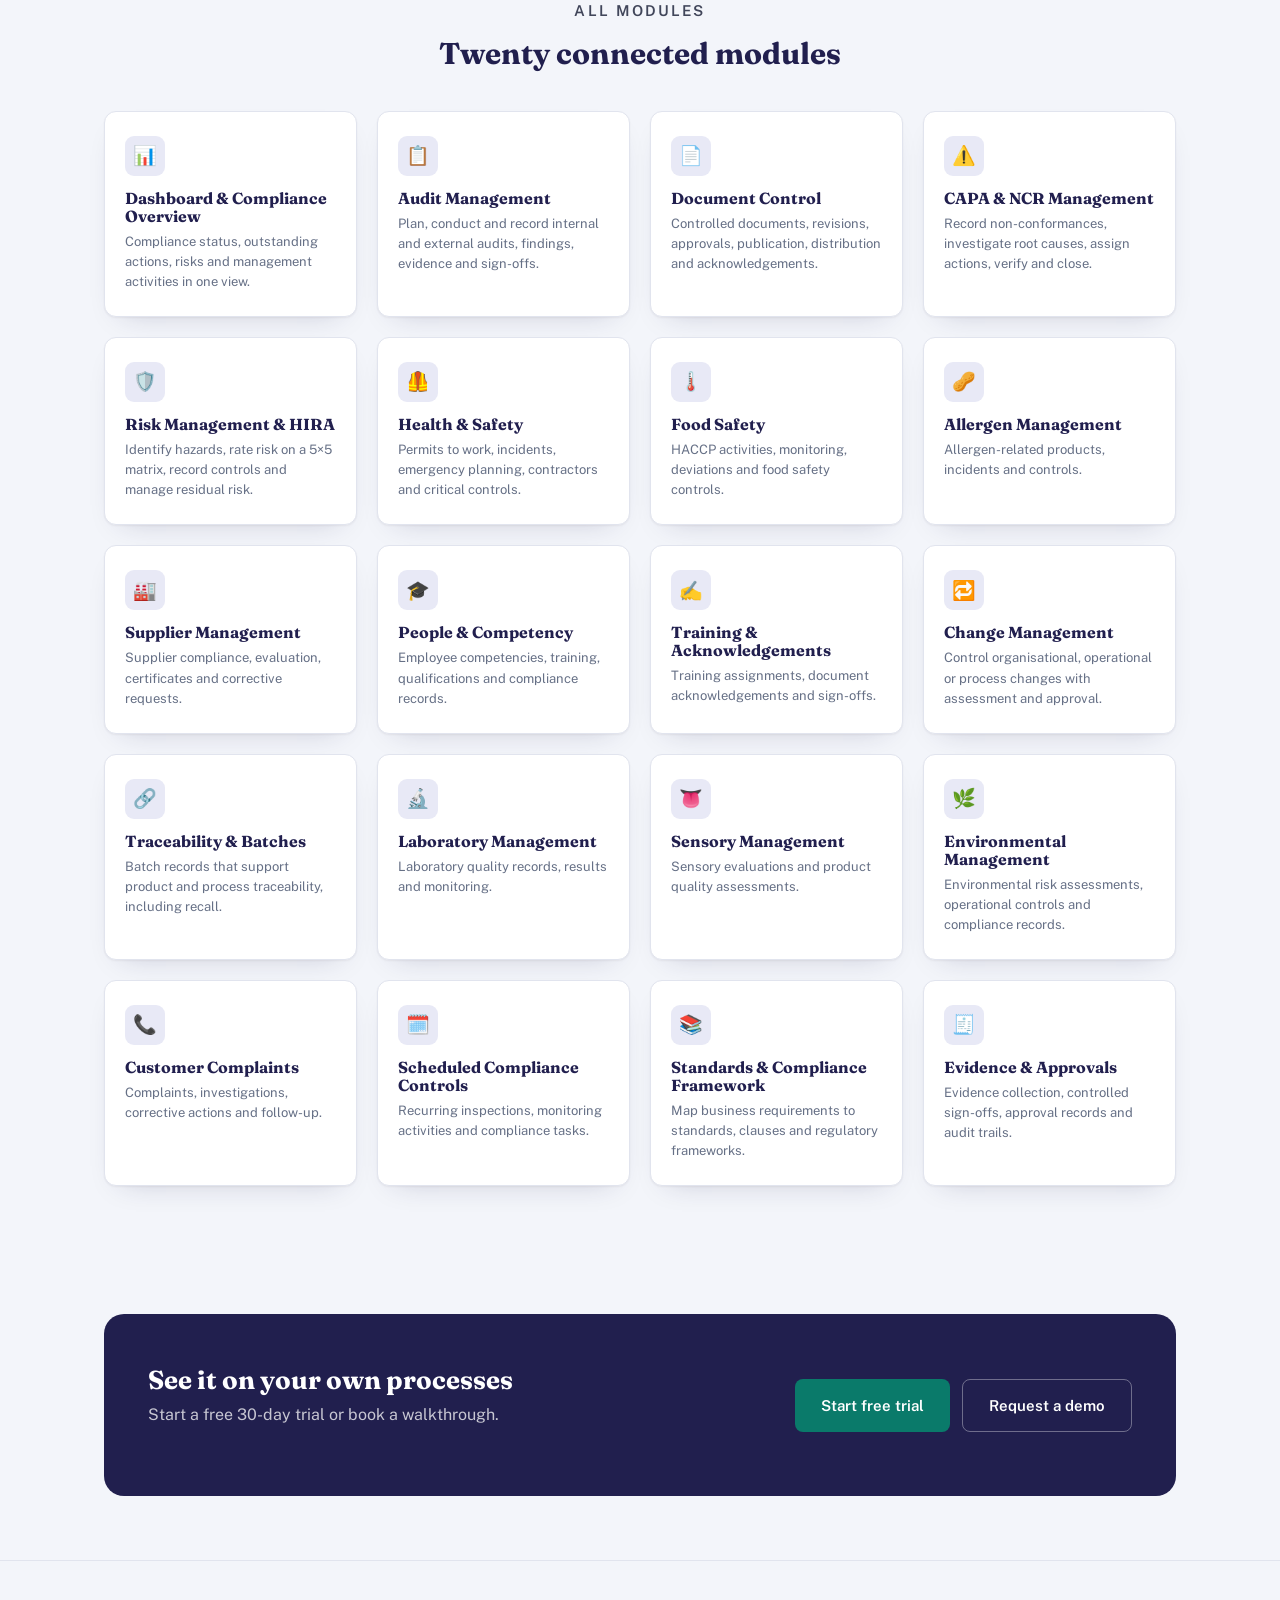
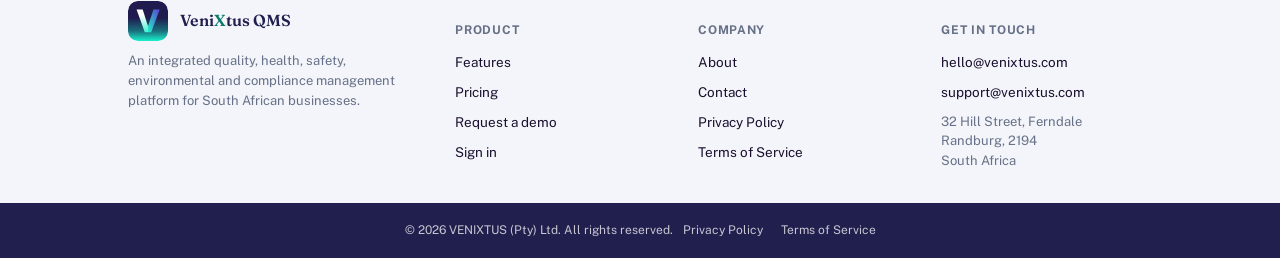
<file: features.html>
<!DOCTYPE html>
<html lang="en">
<head>
<meta charset="UTF-8">
<meta name="viewport" content="width=device-width, initial-scale=1.0">
<title>Features | VeniXtus QMS</title>
<meta name="description" content="What VeniXtus QMS does: audits, CAPA, risk, document control, health and safety, food safety, regulatory reporting, validation and design control, with approvals enforced by the system.">
<link rel="icon" href="images/logo.svg" type="image/svg+xml">
<link rel="preconnect" href="https://fonts.googleapis.com">
<link rel="preconnect" href="https://fonts.gstatic.com" crossorigin>
<link href="https://fonts.googleapis.com/css2?family=Fraunces:ital,opsz,wght@0,9..144,500;0,9..144,600;1,9..144,500&family=Public+Sans:wght@400;500;600;700&display=swap" rel="stylesheet">
<link rel="stylesheet" href="css/style.css">
</head>
<body>

<header class="site-header">
  <div class="header-inner">
    <a href="index.html" class="brand">
      <img src="images/logo.svg" alt="VeniXtus QMS logo">
      <div class="brand-text">
        <h1>Veni<span style="color:#0A7A6A">X</span>tus QMS</h1>
        <p>Integrated SHEQ Management Platform</p>
      </div>
    </a>
    <nav class="main-nav">
      <a href="index.html">Home</a>
      <a href="features.html" class="active">Features</a>
      <a href="pricing.html">Pricing</a>
      <a href="about.html">About</a>
      <a href="contact.html">Contact</a>
      <a href="https://app.venixtus.com" class="btn btn-primary" style="color:#fff;border:none;padding:8px 16px;">Sign in</a>
    </nav>
    <button class="nav-toggle" aria-label="Toggle menu" aria-expanded="false">
      <span></span><span></span><span></span>
    </button>
  </div>
</header>

<main>

  <section class="page-hero">
    <div class="wrap">
      <p class="eyebrow">Features</p>
      <h2>Rules the system enforces, not just records it keeps</h2>
      <p>A form that anyone can edit later is not a control. In VeniXtus QMS the important rules are applied on the server, so they hold whoever is logged in and however the screen is used.</p>
    </div>
  </section>

  <section style="padding-top:0;">
    <div class="wrap">
      <div class="feature-row">
        <div class="feature-copy">
          <p class="eyebrow">Approvals</p>
          <h3>The person who wrote it does not approve it</h3>
          <p>Approvals need someone other than the author, the requester or the lead. If a company really has only one eligible person, the exception is allowed but recorded on the record.</p>
          <ul>
          <li>Role-based access: Admin, Quality Manager, Approver, Department Manager, Auditor, Employee</li>
          <li>Approved records are locked; a change is a new revision with the old one kept</li>
          <li>A permanent history of who did what and when, which cannot be edited</li>
          <li>Evidence files attached with a fingerprint so tampering can be detected</li>
          </ul>
        </div>
        <div class="feature-media icon-only"><span>✅</span></div>
      </div>
      <div class="feature-row reverse">
        <div class="feature-copy">
          <p class="eyebrow">Audits, CAPA &amp; risk</p>
          <h3>From finding to verified closure</h3>
          <p>Audit findings flow into corrective and preventive actions and risks, and surface in management review.</p>
          <ul>
          <li>Audit planning, checklists, findings, evidence and e-signatures</li>
          <li>CAPA with root cause, effectiveness check and independent closure</li>
          <li>Risk and HIRA with a 5×5 matrix, controls and residual risk</li>
          <li>Management review with a frozen report and tracked actions</li>
          </ul>
        </div>
        <div class="feature-media icon-only"><span>🔗</span></div>
      </div>
      <div class="feature-row">
        <div class="feature-copy">
          <p class="eyebrow">Health &amp; safety</p>
          <h3>Permits, contractors and critical controls</h3>
          <p>Occupational health and safety records that stay tied to the people and controls involved.</p>
          <ul>
          <li>Permits to work with dual sign-off and gas test readings</li>
          <li>Contractor compliance, inspections and critical control checks</li>
          <li>Incident and emergency records</li>
          <li>Evidence photos and certificates attached to the record</li>
          </ul>
        </div>
        <div class="feature-media icon-only"><span>🦺</span></div>
      </div>
      <div class="feature-row reverse">
        <div class="feature-copy">
          <p class="eyebrow">Food safety &amp; supply chain</p>
          <h3>HACCP, allergens, suppliers and recall</h3>
          <p>Food safety controls, supplier approval and traceability in one place.</p>
          <ul>
          <li>HACCP monitoring and deviations</li>
          <li>Allergen products, incidents and controls</li>
          <li>Supplier approval, certificate expiry and corrective requests</li>
          <li>Batch traceability, mass balance and recall records</li>
          </ul>
        </div>
        <div class="feature-media icon-only"><span>🌡️</span></div>
      </div>
      <div class="feature-row">
        <div class="feature-copy">
          <p class="eyebrow">Regulated work</p>
          <h3>Regulatory reporting, validation and design control</h3>
          <p>Controlled workflows for work that auditors and regulators look at closely.</p>
          <ul>
          <li>Regulatory reporting: reportability decision, deadline clock, submissions and acknowledgements. Built-in deadlines follow SAHPRA guidance; other authorities use a due date you set</li>
          <li>Validation &amp; qualification: protocol approved before execution, step-by-step results, deviations, a separately approved report and a separate release decision</li>
          <li>Design &amp; development: approved plan, locked requirements and outputs, traceability to verification, design reviews and design changes tied to Change Control</li>
          </ul>
        </div>
        <div class="feature-media icon-only"><span>🧪</span></div>
      </div>
    </div>
  </section>

  <section class="alt-bg">
    <div class="wrap">
      <div class="section-head center">
        <p class="eyebrow">What it does not do</p>
        <h3>Honest limits</h3>
        <p>The platform records who approved what and when. It cannot judge whether a design is safe, a test was adequate, or a regulatory submission is required, and it does not make a business compliant or certified. Those decisions stay with your competent people.</p>
      </div>
    </div>
  </section>

  <section>
    <div class="wrap">
      <div class="section-head center">
        <p class="eyebrow">All modules</p>
        <h3>Twenty connected modules</h3>
      </div>
      <div class="grid-cards">
        <div class="module-card"><div class="icon">📊</div><h4>Dashboard & Compliance Overview</h4><p>Compliance status, outstanding actions, risks and management activities in one view.</p></div>
        <div class="module-card"><div class="icon">📋</div><h4>Audit Management</h4><p>Plan, conduct and record internal and external audits, findings, evidence and sign-offs.</p></div>
        <div class="module-card"><div class="icon">📄</div><h4>Document Control</h4><p>Controlled documents, revisions, approvals, publication, distribution and acknowledgements.</p></div>
        <div class="module-card"><div class="icon">⚠️</div><h4>CAPA & NCR Management</h4><p>Record non-conformances, investigate root causes, assign actions, verify and close.</p></div>
        <div class="module-card"><div class="icon">🛡️</div><h4>Risk Management & HIRA</h4><p>Identify hazards, rate risk on a 5×5 matrix, record controls and manage residual risk.</p></div>
        <div class="module-card"><div class="icon">🦺</div><h4>Health & Safety</h4><p>Permits to work, incidents, emergency planning, contractors and critical controls.</p></div>
        <div class="module-card"><div class="icon">🌡️</div><h4>Food Safety</h4><p>HACCP activities, monitoring, deviations and food safety controls.</p></div>
        <div class="module-card"><div class="icon">🥜</div><h4>Allergen Management</h4><p>Allergen-related products, incidents and controls.</p></div>
        <div class="module-card"><div class="icon">🏭</div><h4>Supplier Management</h4><p>Supplier compliance, evaluation, certificates and corrective requests.</p></div>
        <div class="module-card"><div class="icon">🎓</div><h4>People & Competency</h4><p>Employee competencies, training, qualifications and compliance records.</p></div>
        <div class="module-card"><div class="icon">✍️</div><h4>Training & Acknowledgements</h4><p>Training assignments, document acknowledgements and sign-offs.</p></div>
        <div class="module-card"><div class="icon">🔁</div><h4>Change Management</h4><p>Control organisational, operational or process changes with assessment and approval.</p></div>
        <div class="module-card"><div class="icon">🔗</div><h4>Traceability & Batches</h4><p>Batch records that support product and process traceability, including recall.</p></div>
        <div class="module-card"><div class="icon">🔬</div><h4>Laboratory Management</h4><p>Laboratory quality records, results and monitoring.</p></div>
        <div class="module-card"><div class="icon">👅</div><h4>Sensory Management</h4><p>Sensory evaluations and product quality assessments.</p></div>
        <div class="module-card"><div class="icon">🌿</div><h4>Environmental Management</h4><p>Environmental risk assessments, operational controls and compliance records.</p></div>
        <div class="module-card"><div class="icon">📞</div><h4>Customer Complaints</h4><p>Complaints, investigations, corrective actions and follow-up.</p></div>
        <div class="module-card"><div class="icon">🗓️</div><h4>Scheduled Compliance Controls</h4><p>Recurring inspections, monitoring activities and compliance tasks.</p></div>
        <div class="module-card"><div class="icon">📚</div><h4>Standards & Compliance Framework</h4><p>Map business requirements to standards, clauses and regulatory frameworks.</p></div>
        <div class="module-card"><div class="icon">🧾</div><h4>Evidence & Approvals</h4><p>Evidence collection, controlled sign-offs, approval records and audit trails.</p></div>
      </div>
    </div>
  </section>

  <section>
    <div class="wrap">
      <div class="cta-band">
        <div><h3 class="serif">See it on your own processes</h3><p>Start a free 30-day trial or book a walkthrough.</p></div>
        <div style="display:flex;gap:12px;flex-wrap:wrap;"><a href="contact.html" class="btn btn-rust btn-lg">Start free trial</a><a href="contact.html" class="btn btn-ghost btn-lg">Request a demo</a></div>
      </div>
    </div>
  </section>

</main>

<footer>
  <div class="wrap">
    <div class="footer-grid">
      <div class="footer-brand">
        <a href="index.html" class="brand">
          <img src="images/logo.svg" alt="VeniXtus QMS logo">
          <div class="brand-text"><h1 style="font-size:16px;">Veni<span style="color:#0A7A6A">X</span>tus QMS</h1></div>
        </a>
        <p>An integrated quality, health, safety, environmental and compliance management platform for South African businesses.</p>
      </div>
      <div class="footer-col">
        <h5>Product</h5>
        <a href="features.html">Features</a>
        <a href="pricing.html">Pricing</a>
        <a href="contact.html">Request a demo</a>
        <a href="https://app.venixtus.com">Sign in</a>
      </div>
      <div class="footer-col">
        <h5>Company</h5>
        <a href="about.html">About</a>
        <a href="contact.html">Contact</a>
        <a href="privacy.html">Privacy Policy</a>
        <a href="terms.html">Terms of Service</a>
      </div>
      <div class="footer-col">
        <h5>Get in touch</h5>
        <a href="mailto:hello@venixtus.com">hello@venixtus.com</a>
        <a href="mailto:support@venixtus.com">support@venixtus.com</a>
        <span style="font-size:13px;color:var(--muted);line-height:1.5;display:block;">32 Hill Street, Ferndale<br>Randburg, 2194<br>South Africa</span>
      </div>
    </div>
  </div>
  <div class="footer-bottom">
    <div class="wrap">
      <span>© 2026 VENIXTUS (Pty) Ltd. All rights reserved.</span>
      <div class="footer-bottom-links">
        <a href="privacy.html">Privacy Policy</a>
        <a href="terms.html">Terms of Service</a>
      </div>
    </div>
  </div>
</footer>

<script src="js/script.js"></script>
</body>
</html>
</file>
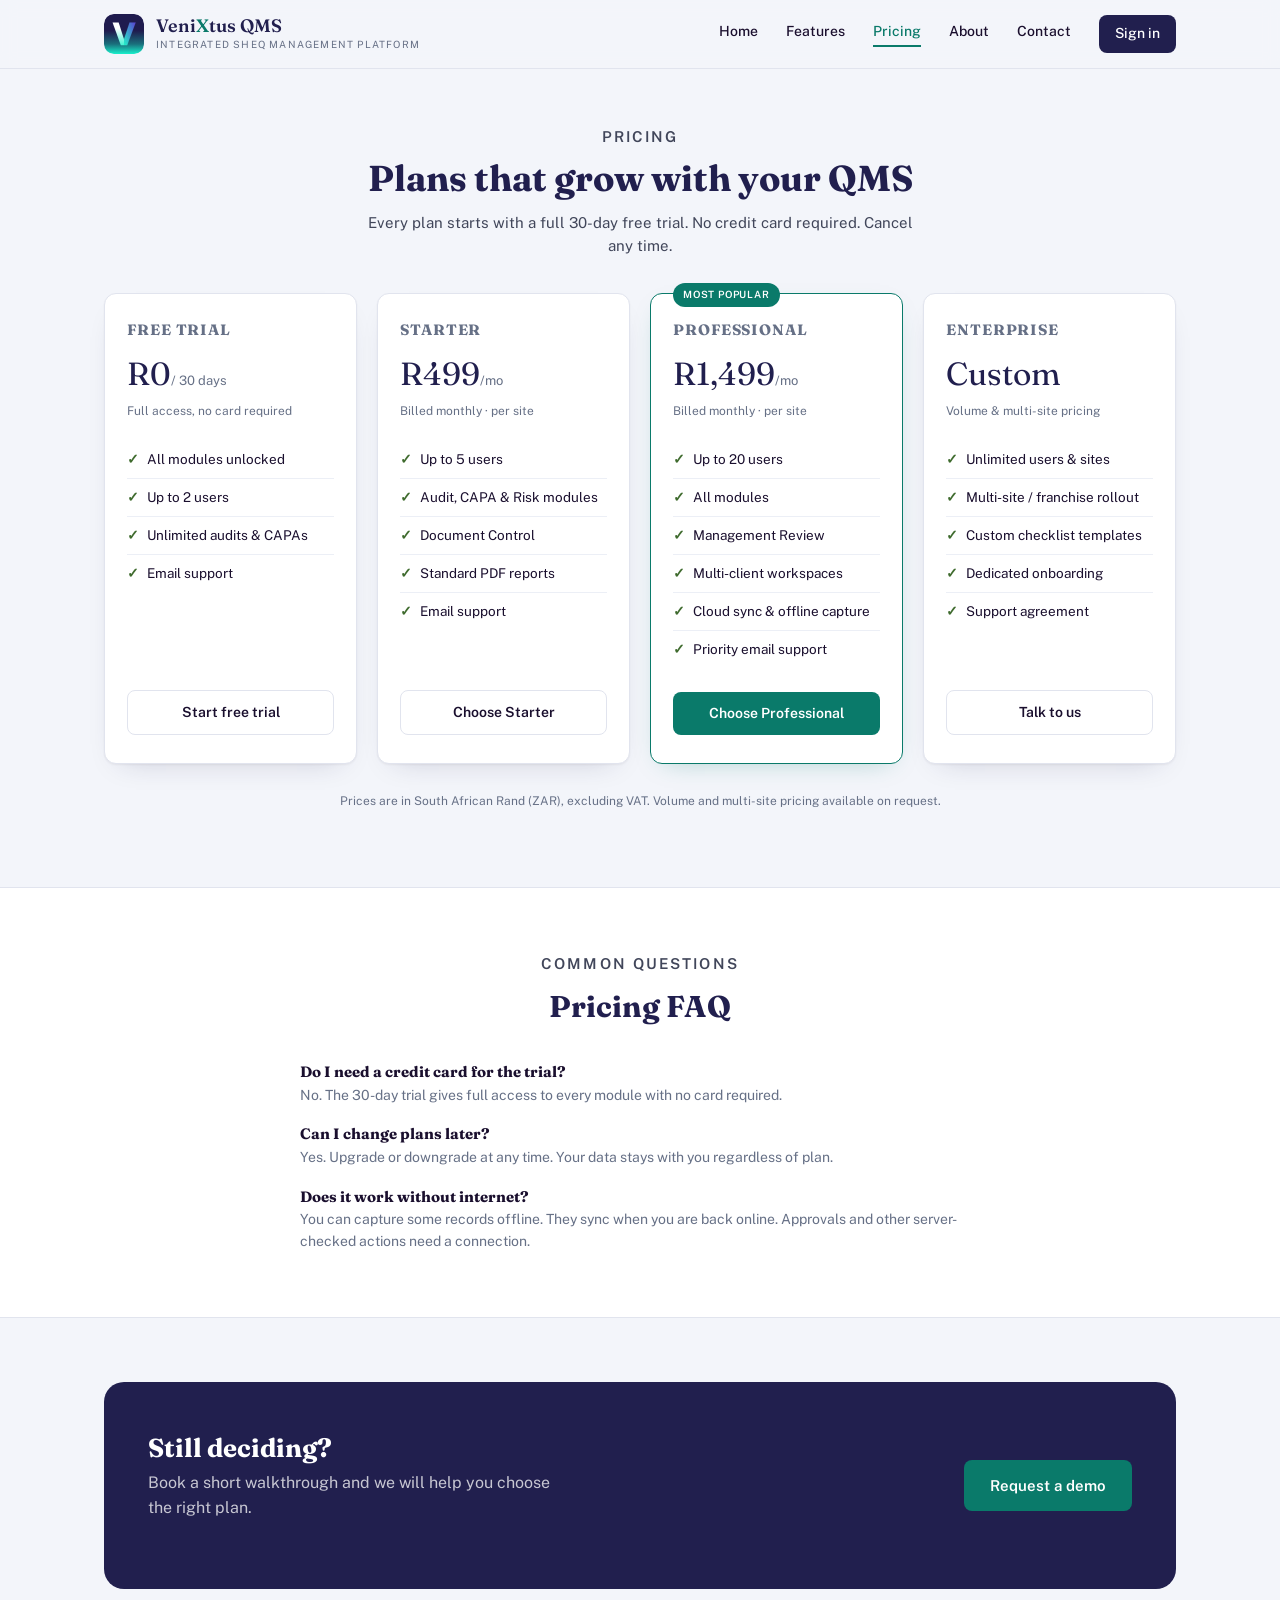
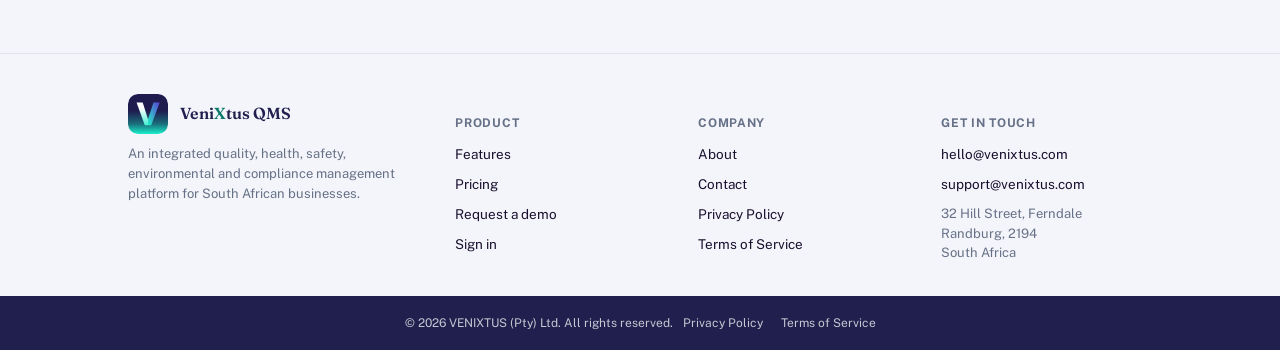
<file: pricing.html>
<!DOCTYPE html>
<html lang="en">
<head>
<meta charset="UTF-8">
<meta name="viewport" content="width=device-width, initial-scale=1.0">
<title>Pricing | VeniXtus QMS</title>
<meta name="description" content="Simple pricing for VeniXtus QMS: a free 30-day trial, then Starter, Professional or Enterprise.">
<link rel="icon" href="images/logo.svg" type="image/svg+xml">
<link rel="preconnect" href="https://fonts.googleapis.com">
<link rel="preconnect" href="https://fonts.gstatic.com" crossorigin>
<link href="https://fonts.googleapis.com/css2?family=Fraunces:ital,opsz,wght@0,9..144,500;0,9..144,600;1,9..144,500&family=Public+Sans:wght@400;500;600;700&display=swap" rel="stylesheet">
<link rel="stylesheet" href="css/style.css">
</head>
<body>

<header class="site-header">
  <div class="header-inner">
    <a href="index.html" class="brand">
      <img src="images/logo.svg" alt="VeniXtus QMS logo">
      <div class="brand-text">
        <h1>Veni<span style="color:#0A7A6A">X</span>tus QMS</h1>
        <p>Integrated SHEQ Management Platform</p>
      </div>
    </a>
    <nav class="main-nav">
      <a href="index.html">Home</a>
      <a href="features.html">Features</a>
      <a href="pricing.html" class="active">Pricing</a>
      <a href="about.html">About</a>
      <a href="contact.html">Contact</a>
      <a href="https://app.venixtus.com" class="btn btn-primary" style="color:#fff;border:none;padding:8px 16px;">Sign in</a>
    </nav>
    <button class="nav-toggle" aria-label="Toggle menu" aria-expanded="false">
      <span></span><span></span><span></span>
    </button>
  </div>
</header>

<main>

  <section class="page-hero">
    <div class="wrap">
      <p class="eyebrow">Pricing</p>
      <h2>Plans that grow with your QMS</h2>
      <p>Every plan starts with a full 30-day free trial. No credit card required. Cancel any time.</p>
    </div>
  </section>

  <section style="padding-top:0;">
    <div class="wrap">
      <div class="pricing-grid">
        <div class="price-card">
          <h4>Free trial</h4>
          <div class="price">R0<span>/ 30 days</span></div>
          <div class="price-sub">Full access, no card required</div>
          <ul><li>All modules unlocked</li><li>Up to 2 users</li><li>Unlimited audits &amp; CAPAs</li><li>Email support</li></ul>
          <a href="contact.html" class="btn btn-ghost">Start free trial</a>
        </div>
        <div class="price-card">
          <h4>Starter</h4>
          <div class="price">R499<span>/mo</span></div>
          <div class="price-sub">Billed monthly · per site</div>
          <ul><li>Up to 5 users</li><li>Audit, CAPA &amp; Risk modules</li><li>Document Control</li><li>Standard PDF reports</li><li>Email support</li></ul>
          <a href="contact.html" class="btn btn-ghost">Choose Starter</a>
        </div>
        <div class="price-card featured">
          <h4>Professional</h4>
          <div class="price">R1,499<span>/mo</span></div>
          <div class="price-sub">Billed monthly · per site</div>
          <ul><li>Up to 20 users</li><li>All modules</li><li>Management Review</li><li>Multi-client workspaces</li><li>Cloud sync &amp; offline capture</li><li>Priority email support</li></ul>
          <a href="contact.html" class="btn btn-rust">Choose Professional</a>
        </div>
        <div class="price-card">
          <h4>Enterprise</h4>
          <div class="price">Custom</div>
          <div class="price-sub">Volume &amp; multi-site pricing</div>
          <ul><li>Unlimited users &amp; sites</li><li>Multi-site / franchise rollout</li><li>Custom checklist templates</li><li>Dedicated onboarding</li><li>Support agreement</li></ul>
          <a href="contact.html" class="btn btn-ghost">Talk to us</a>
        </div>
      </div>
      <p class="pricing-note">Prices are in South African Rand (ZAR), excluding VAT. Volume and multi-site pricing available on request.</p>
    </div>
  </section>

  <section class="alt-bg">
    <div class="wrap">
      <div class="section-head center"><p class="eyebrow">Common questions</p><h3>Pricing FAQ</h3></div>
      <div style="max-width:680px;margin:0 auto;display:grid;gap:20px;">
        <div><h4 style="font-size:15px;color:var(--ink);margin-bottom:4px;">Do I need a credit card for the trial?</h4><p style="font-size:14px;color:var(--muted);margin:0;">No. The 30-day trial gives full access to every module with no card required.</p></div>
        <div><h4 style="font-size:15px;color:var(--ink);margin-bottom:4px;">Can I change plans later?</h4><p style="font-size:14px;color:var(--muted);margin:0;">Yes. Upgrade or downgrade at any time. Your data stays with you regardless of plan.</p></div>
        <div><h4 style="font-size:15px;color:var(--ink);margin-bottom:4px;">Does it work without internet?</h4><p style="font-size:14px;color:var(--muted);margin:0;">You can capture some records offline. They sync when you are back online. Approvals and other server-checked actions need a connection.</p></div>
      </div>
    </div>
  </section>

  <section>
    <div class="wrap">
      <div class="cta-band">
        <div><h3 class="serif">Still deciding?</h3><p>Book a short walkthrough and we will help you choose the right plan.</p></div>
        <a href="contact.html" class="btn btn-rust btn-lg">Request a demo</a>
      </div>
    </div>
  </section>

</main>

<footer>
  <div class="wrap">
    <div class="footer-grid">
      <div class="footer-brand">
        <a href="index.html" class="brand">
          <img src="images/logo.svg" alt="VeniXtus QMS logo">
          <div class="brand-text"><h1 style="font-size:16px;">Veni<span style="color:#0A7A6A">X</span>tus QMS</h1></div>
        </a>
        <p>An integrated quality, health, safety, environmental and compliance management platform for South African businesses.</p>
      </div>
      <div class="footer-col">
        <h5>Product</h5>
        <a href="features.html">Features</a>
        <a href="pricing.html">Pricing</a>
        <a href="contact.html">Request a demo</a>
        <a href="https://app.venixtus.com">Sign in</a>
      </div>
      <div class="footer-col">
        <h5>Company</h5>
        <a href="about.html">About</a>
        <a href="contact.html">Contact</a>
        <a href="privacy.html">Privacy Policy</a>
        <a href="terms.html">Terms of Service</a>
      </div>
      <div class="footer-col">
        <h5>Get in touch</h5>
        <a href="mailto:hello@venixtus.com">hello@venixtus.com</a>
        <a href="mailto:support@venixtus.com">support@venixtus.com</a>
        <span style="font-size:13px;color:var(--muted);line-height:1.5;display:block;">32 Hill Street, Ferndale<br>Randburg, 2194<br>South Africa</span>
      </div>
    </div>
  </div>
  <div class="footer-bottom">
    <div class="wrap">
      <span>© 2026 VENIXTUS (Pty) Ltd. All rights reserved.</span>
      <div class="footer-bottom-links">
        <a href="privacy.html">Privacy Policy</a>
        <a href="terms.html">Terms of Service</a>
      </div>
    </div>
  </div>
</footer>

<script src="js/script.js"></script>
</body>
</html>
</file>
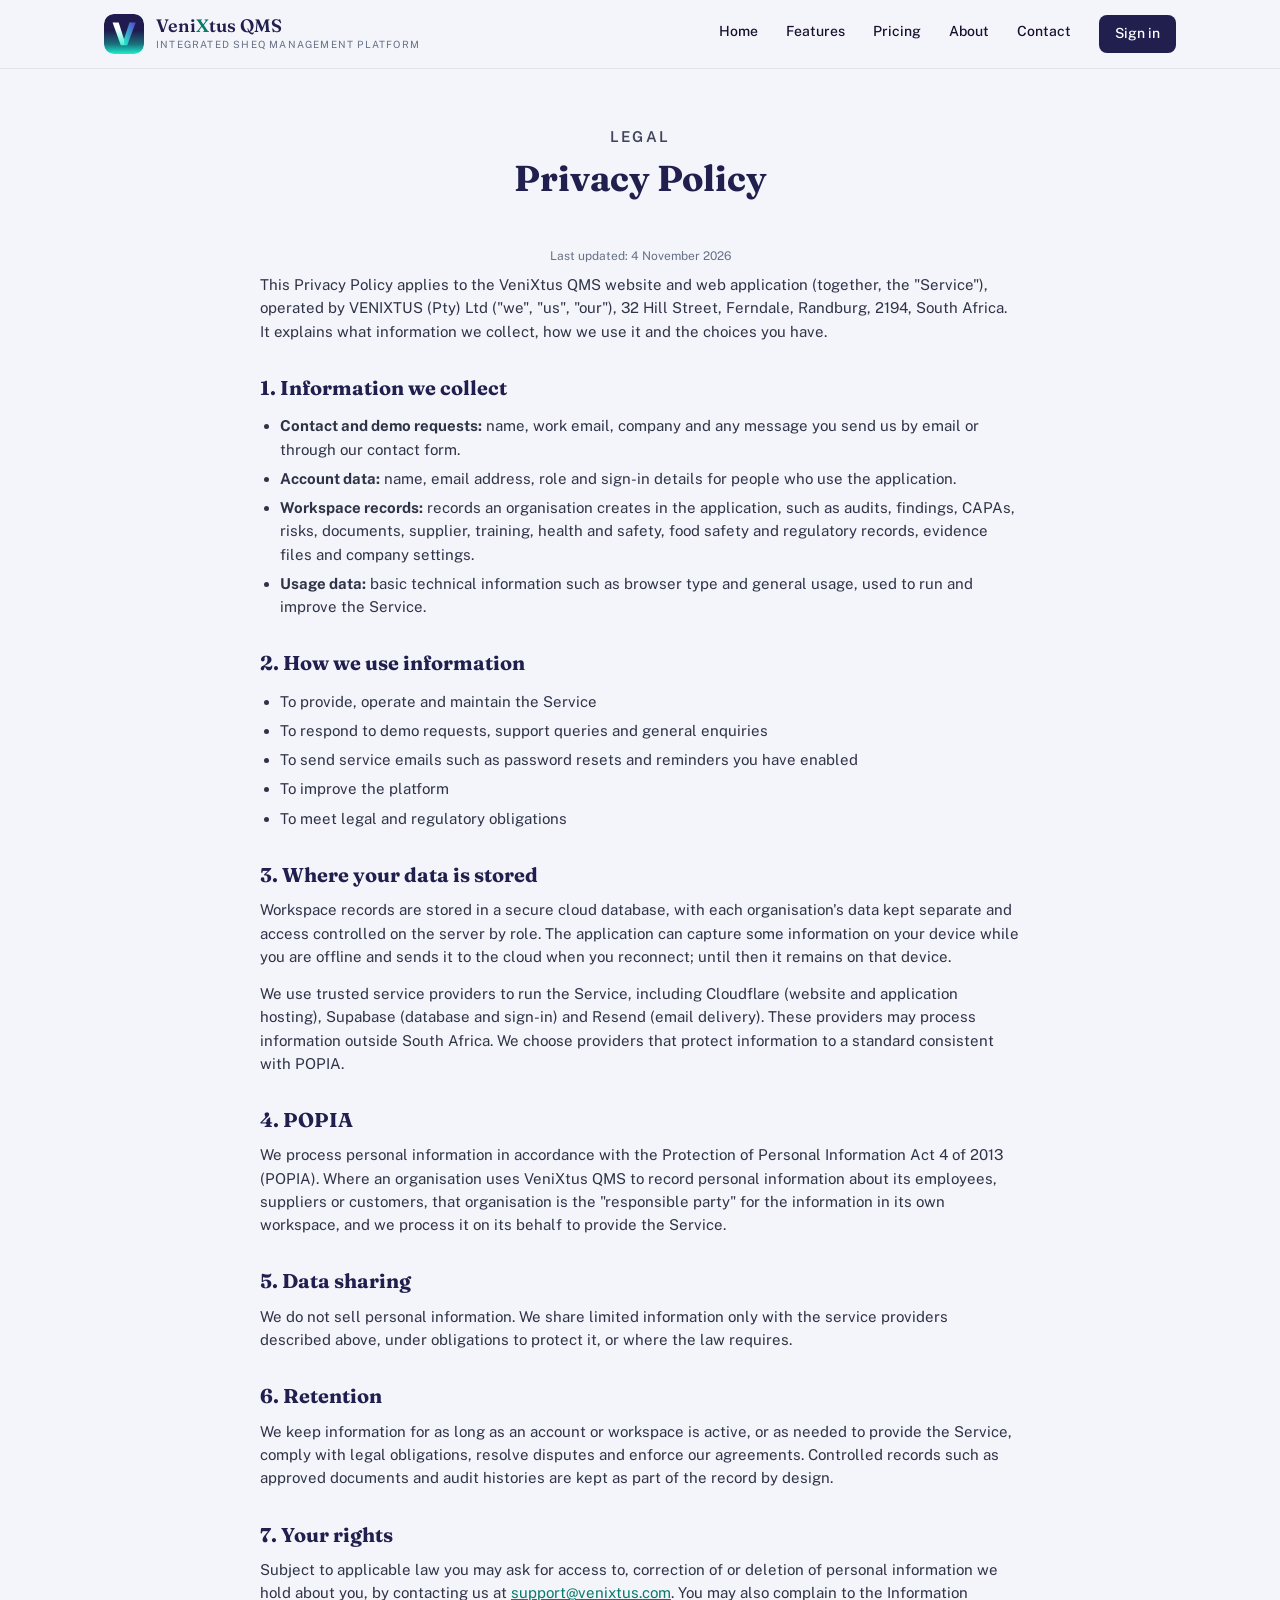
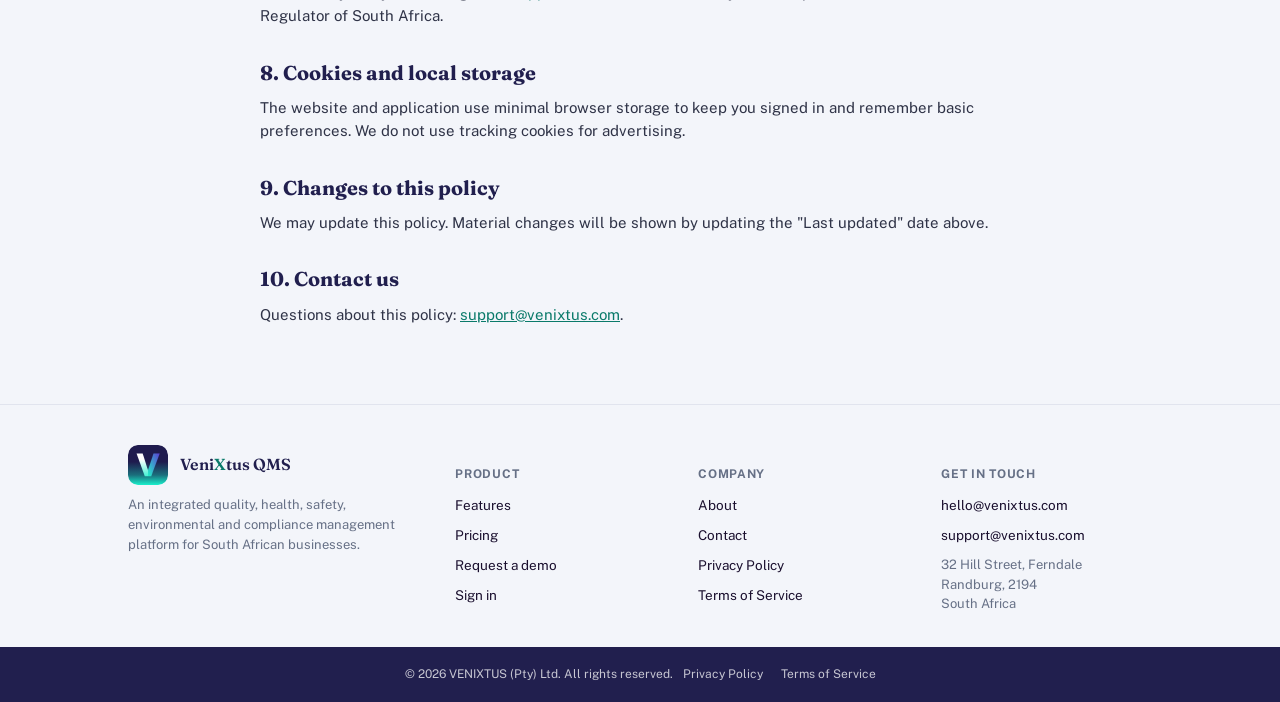
<file: privacy.html>
<!DOCTYPE html>
<html lang="en">
<head>
<meta charset="UTF-8">
<meta name="viewport" content="width=device-width, initial-scale=1.0">
<title>Privacy Policy | VeniXtus QMS</title>
<meta name="description" content="Privacy Policy for the VeniXtus QMS website and application.">
<link rel="icon" href="images/logo.svg" type="image/svg+xml">
<link rel="preconnect" href="https://fonts.googleapis.com">
<link rel="preconnect" href="https://fonts.gstatic.com" crossorigin>
<link href="https://fonts.googleapis.com/css2?family=Fraunces:ital,opsz,wght@0,9..144,500;0,9..144,600;1,9..144,500&family=Public+Sans:wght@400;500;600;700&display=swap" rel="stylesheet">
<link rel="stylesheet" href="css/style.css">
</head>
<body>

<header class="site-header">
  <div class="header-inner">
    <a href="index.html" class="brand">
      <img src="images/logo.svg" alt="VeniXtus QMS logo">
      <div class="brand-text">
        <h1>Veni<span style="color:#0A7A6A">X</span>tus QMS</h1>
        <p>Integrated SHEQ Management Platform</p>
      </div>
    </a>
    <nav class="main-nav">
      <a href="index.html">Home</a>
      <a href="features.html">Features</a>
      <a href="pricing.html">Pricing</a>
      <a href="about.html">About</a>
      <a href="contact.html">Contact</a>
      <a href="https://app.venixtus.com" class="btn btn-primary" style="color:#fff;border:none;padding:8px 16px;">Sign in</a>
    </nav>
    <button class="nav-toggle" aria-label="Toggle menu" aria-expanded="false">
      <span></span><span></span><span></span>
    </button>
  </div>
</header>

<main>

  <section class="page-hero"><div class="wrap"><p class="eyebrow">Legal</p><h2>Privacy Policy</h2></div></section>
  <section style="padding-top:0;">
    <div class="wrap">
      <p class="legal-updated">Last updated: 4 November 2026</p>
      <div class="legal-body">
        <p>This Privacy Policy applies to the VeniXtus QMS website and web application (together, the "Service"), operated by VENIXTUS (Pty) Ltd ("we", "us", "our"), 32 Hill Street, Ferndale, Randburg, 2194, South Africa. It explains what information we collect, how we use it and the choices you have.</p>

        <h3>1. Information we collect</h3>
        <ul>
          <li><strong>Contact and demo requests:</strong> name, work email, company and any message you send us by email or through our contact form.</li>
          <li><strong>Account data:</strong> name, email address, role and sign-in details for people who use the application.</li>
          <li><strong>Workspace records:</strong> records an organisation creates in the application, such as audits, findings, CAPAs, risks, documents, supplier, training, health and safety, food safety and regulatory records, evidence files and company settings.</li>
          <li><strong>Usage data:</strong> basic technical information such as browser type and general usage, used to run and improve the Service.</li>
        </ul>

        <h3>2. How we use information</h3>
        <ul>
          <li>To provide, operate and maintain the Service</li>
          <li>To respond to demo requests, support queries and general enquiries</li>
          <li>To send service emails such as password resets and reminders you have enabled</li>
          <li>To improve the platform</li>
          <li>To meet legal and regulatory obligations</li>
        </ul>

        <h3>3. Where your data is stored</h3>
        <p>Workspace records are stored in a secure cloud database, with each organisation's data kept separate and access controlled on the server by role. The application can capture some information on your device while you are offline and sends it to the cloud when you reconnect; until then it remains on that device.</p>
        <p>We use trusted service providers to run the Service, including Cloudflare (website and application hosting), Supabase (database and sign-in) and Resend (email delivery). These providers may process information outside South Africa. We choose providers that protect information to a standard consistent with POPIA.</p>

        <h3>4. POPIA</h3>
        <p>We process personal information in accordance with the Protection of Personal Information Act 4 of 2013 (POPIA). Where an organisation uses VeniXtus QMS to record personal information about its employees, suppliers or customers, that organisation is the "responsible party" for the information in its own workspace, and we process it on its behalf to provide the Service.</p>

        <h3>5. Data sharing</h3>
        <p>We do not sell personal information. We share limited information only with the service providers described above, under obligations to protect it, or where the law requires.</p>

        <h3>6. Retention</h3>
        <p>We keep information for as long as an account or workspace is active, or as needed to provide the Service, comply with legal obligations, resolve disputes and enforce our agreements. Controlled records such as approved documents and audit histories are kept as part of the record by design.</p>

        <h3>7. Your rights</h3>
        <p>Subject to applicable law you may ask for access to, correction of or deletion of personal information we hold about you, by contacting us at <a href="mailto:support@venixtus.com">support@venixtus.com</a>. You may also complain to the Information Regulator of South Africa.</p>

        <h3>8. Cookies and local storage</h3>
        <p>The website and application use minimal browser storage to keep you signed in and remember basic preferences. We do not use tracking cookies for advertising.</p>

        <h3>9. Changes to this policy</h3>
        <p>We may update this policy. Material changes will be shown by updating the "Last updated" date above.</p>

        <h3>10. Contact us</h3>
        <p>Questions about this policy: <a href="mailto:support@venixtus.com">support@venixtus.com</a>.</p>
      </div>
    </div>
  </section>

</main>

<footer>
  <div class="wrap">
    <div class="footer-grid">
      <div class="footer-brand">
        <a href="index.html" class="brand">
          <img src="images/logo.svg" alt="VeniXtus QMS logo">
          <div class="brand-text"><h1 style="font-size:16px;">Veni<span style="color:#0A7A6A">X</span>tus QMS</h1></div>
        </a>
        <p>An integrated quality, health, safety, environmental and compliance management platform for South African businesses.</p>
      </div>
      <div class="footer-col">
        <h5>Product</h5>
        <a href="features.html">Features</a>
        <a href="pricing.html">Pricing</a>
        <a href="contact.html">Request a demo</a>
        <a href="https://app.venixtus.com">Sign in</a>
      </div>
      <div class="footer-col">
        <h5>Company</h5>
        <a href="about.html">About</a>
        <a href="contact.html">Contact</a>
        <a href="privacy.html">Privacy Policy</a>
        <a href="terms.html">Terms of Service</a>
      </div>
      <div class="footer-col">
        <h5>Get in touch</h5>
        <a href="mailto:hello@venixtus.com">hello@venixtus.com</a>
        <a href="mailto:support@venixtus.com">support@venixtus.com</a>
        <span style="font-size:13px;color:var(--muted);line-height:1.5;display:block;">32 Hill Street, Ferndale<br>Randburg, 2194<br>South Africa</span>
      </div>
    </div>
  </div>
  <div class="footer-bottom">
    <div class="wrap">
      <span>© 2026 VENIXTUS (Pty) Ltd. All rights reserved.</span>
      <div class="footer-bottom-links">
        <a href="privacy.html">Privacy Policy</a>
        <a href="terms.html">Terms of Service</a>
      </div>
    </div>
  </div>
</footer>

<script src="js/script.js"></script>
</body>
</html>
</file>
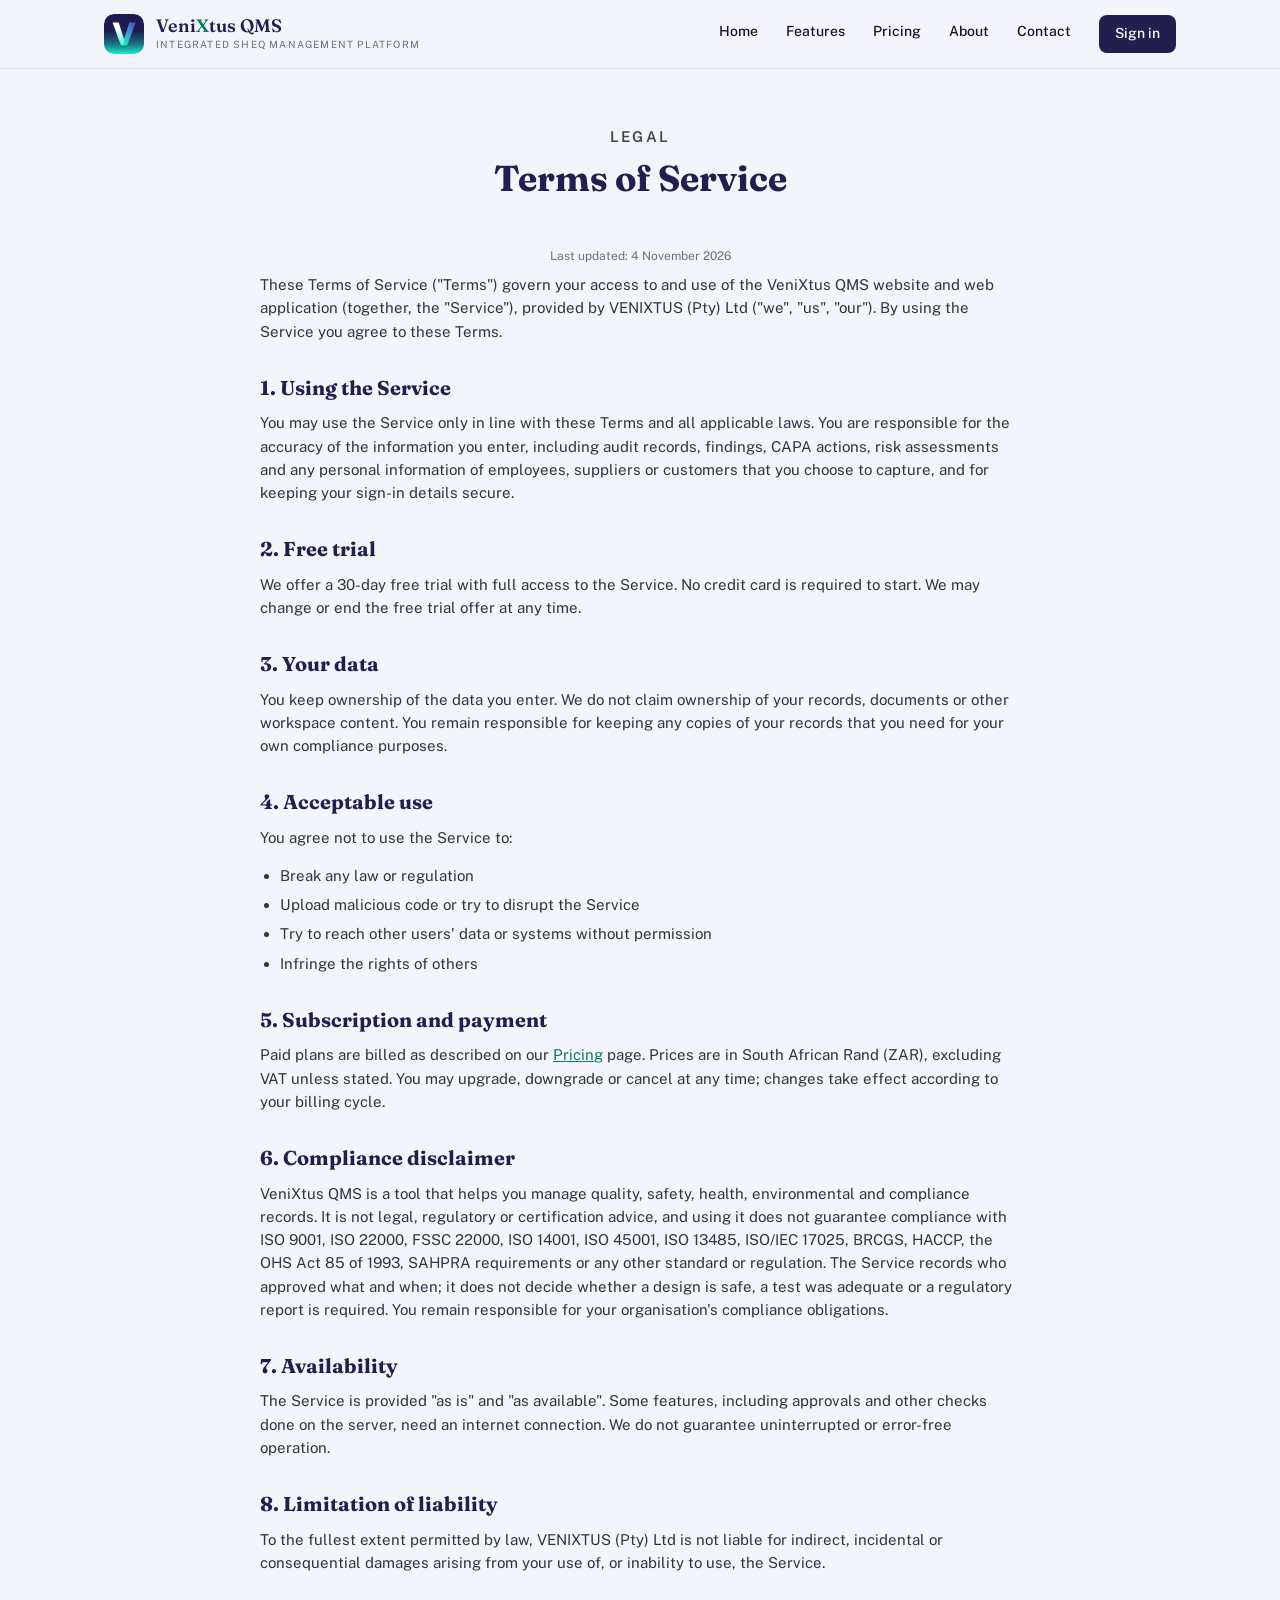
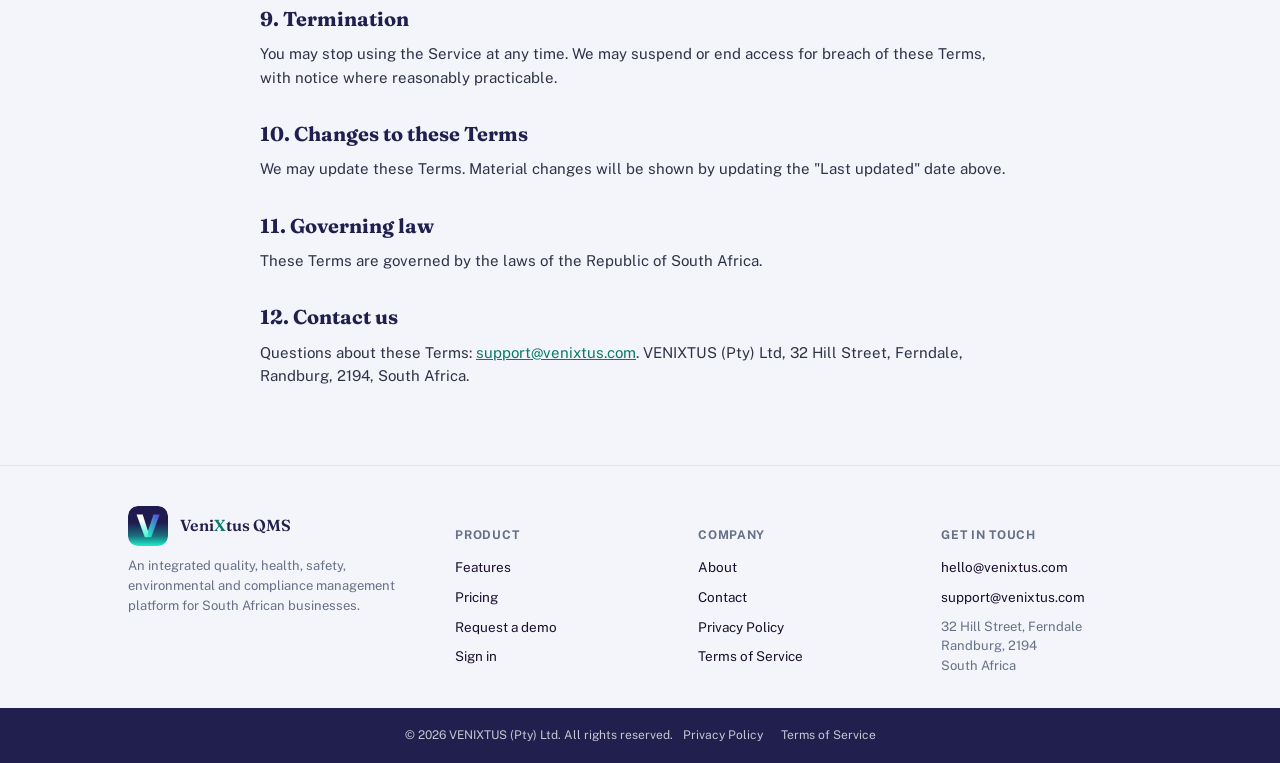
<file: terms.html>
<!DOCTYPE html>
<html lang="en">
<head>
<meta charset="UTF-8">
<meta name="viewport" content="width=device-width, initial-scale=1.0">
<title>Terms of Service | VeniXtus QMS</title>
<meta name="description" content="Terms of Service for the VeniXtus QMS website and application.">
<link rel="icon" href="images/logo.svg" type="image/svg+xml">
<link rel="preconnect" href="https://fonts.googleapis.com">
<link rel="preconnect" href="https://fonts.gstatic.com" crossorigin>
<link href="https://fonts.googleapis.com/css2?family=Fraunces:ital,opsz,wght@0,9..144,500;0,9..144,600;1,9..144,500&family=Public+Sans:wght@400;500;600;700&display=swap" rel="stylesheet">
<link rel="stylesheet" href="css/style.css">
</head>
<body>

<header class="site-header">
  <div class="header-inner">
    <a href="index.html" class="brand">
      <img src="images/logo.svg" alt="VeniXtus QMS logo">
      <div class="brand-text">
        <h1>Veni<span style="color:#0A7A6A">X</span>tus QMS</h1>
        <p>Integrated SHEQ Management Platform</p>
      </div>
    </a>
    <nav class="main-nav">
      <a href="index.html">Home</a>
      <a href="features.html">Features</a>
      <a href="pricing.html">Pricing</a>
      <a href="about.html">About</a>
      <a href="contact.html">Contact</a>
      <a href="https://app.venixtus.com" class="btn btn-primary" style="color:#fff;border:none;padding:8px 16px;">Sign in</a>
    </nav>
    <button class="nav-toggle" aria-label="Toggle menu" aria-expanded="false">
      <span></span><span></span><span></span>
    </button>
  </div>
</header>

<main>

  <section class="page-hero"><div class="wrap"><p class="eyebrow">Legal</p><h2>Terms of Service</h2></div></section>
  <section style="padding-top:0;">
    <div class="wrap">
      <p class="legal-updated">Last updated: 4 November 2026</p>
      <div class="legal-body">
        <p>These Terms of Service ("Terms") govern your access to and use of the VeniXtus QMS website and web application (together, the "Service"), provided by VENIXTUS (Pty) Ltd ("we", "us", "our"). By using the Service you agree to these Terms.</p>

        <h3>1. Using the Service</h3>
        <p>You may use the Service only in line with these Terms and all applicable laws. You are responsible for the accuracy of the information you enter, including audit records, findings, CAPA actions, risk assessments and any personal information of employees, suppliers or customers that you choose to capture, and for keeping your sign-in details secure.</p>

        <h3>2. Free trial</h3>
        <p>We offer a 30-day free trial with full access to the Service. No credit card is required to start. We may change or end the free trial offer at any time.</p>

        <h3>3. Your data</h3>
        <p>You keep ownership of the data you enter. We do not claim ownership of your records, documents or other workspace content. You remain responsible for keeping any copies of your records that you need for your own compliance purposes.</p>

        <h3>4. Acceptable use</h3>
        <p>You agree not to use the Service to:</p>
        <ul>
          <li>Break any law or regulation</li>
          <li>Upload malicious code or try to disrupt the Service</li>
          <li>Try to reach other users' data or systems without permission</li>
          <li>Infringe the rights of others</li>
        </ul>

        <h3>5. Subscription and payment</h3>
        <p>Paid plans are billed as described on our <a href="pricing.html">Pricing</a> page. Prices are in South African Rand (ZAR), excluding VAT unless stated. You may upgrade, downgrade or cancel at any time; changes take effect according to your billing cycle.</p>

        <h3>6. Compliance disclaimer</h3>
        <p>VeniXtus QMS is a tool that helps you manage quality, safety, health, environmental and compliance records. It is not legal, regulatory or certification advice, and using it does not guarantee compliance with ISO 9001, ISO 22000, FSSC 22000, ISO 14001, ISO 45001, ISO 13485, ISO/IEC 17025, BRCGS, HACCP, the OHS Act 85 of 1993, SAHPRA requirements or any other standard or regulation. The Service records who approved what and when; it does not decide whether a design is safe, a test was adequate or a regulatory report is required. You remain responsible for your organisation's compliance obligations.</p>

        <h3>7. Availability</h3>
        <p>The Service is provided "as is" and "as available". Some features, including approvals and other checks done on the server, need an internet connection. We do not guarantee uninterrupted or error-free operation.</p>

        <h3>8. Limitation of liability</h3>
        <p>To the fullest extent permitted by law, VENIXTUS (Pty) Ltd is not liable for indirect, incidental or consequential damages arising from your use of, or inability to use, the Service.</p>

        <h3>9. Termination</h3>
        <p>You may stop using the Service at any time. We may suspend or end access for breach of these Terms, with notice where reasonably practicable.</p>

        <h3>10. Changes to these Terms</h3>
        <p>We may update these Terms. Material changes will be shown by updating the "Last updated" date above.</p>

        <h3>11. Governing law</h3>
        <p>These Terms are governed by the laws of the Republic of South Africa.</p>

        <h3>12. Contact us</h3>
        <p>Questions about these Terms: <a href="mailto:support@venixtus.com">support@venixtus.com</a>. VENIXTUS (Pty) Ltd, 32 Hill Street, Ferndale, Randburg, 2194, South Africa.</p>
      </div>
    </div>
  </section>

</main>

<footer>
  <div class="wrap">
    <div class="footer-grid">
      <div class="footer-brand">
        <a href="index.html" class="brand">
          <img src="images/logo.svg" alt="VeniXtus QMS logo">
          <div class="brand-text"><h1 style="font-size:16px;">Veni<span style="color:#0A7A6A">X</span>tus QMS</h1></div>
        </a>
        <p>An integrated quality, health, safety, environmental and compliance management platform for South African businesses.</p>
      </div>
      <div class="footer-col">
        <h5>Product</h5>
        <a href="features.html">Features</a>
        <a href="pricing.html">Pricing</a>
        <a href="contact.html">Request a demo</a>
        <a href="https://app.venixtus.com">Sign in</a>
      </div>
      <div class="footer-col">
        <h5>Company</h5>
        <a href="about.html">About</a>
        <a href="contact.html">Contact</a>
        <a href="privacy.html">Privacy Policy</a>
        <a href="terms.html">Terms of Service</a>
      </div>
      <div class="footer-col">
        <h5>Get in touch</h5>
        <a href="mailto:hello@venixtus.com">hello@venixtus.com</a>
        <a href="mailto:support@venixtus.com">support@venixtus.com</a>
        <span style="font-size:13px;color:var(--muted);line-height:1.5;display:block;">32 Hill Street, Ferndale<br>Randburg, 2194<br>South Africa</span>
      </div>
    </div>
  </div>
  <div class="footer-bottom">
    <div class="wrap">
      <span>© 2026 VENIXTUS (Pty) Ltd. All rights reserved.</span>
      <div class="footer-bottom-links">
        <a href="privacy.html">Privacy Policy</a>
        <a href="terms.html">Terms of Service</a>
      </div>
    </div>
  </div>
</footer>

<script src="js/script.js"></script>
</body>
</html>
</file>
<file: css/style.css>
/* ============================================================
   VeniXtus QMS — Marketing Site
   Design tokens mirror the product itself: cool paper, indigo
   ink, teal accent, Fraunces serif headlines over Public Sans.
   ============================================================ */

:root{
  --bg:#f3f5fa;
  --paper:#ffffff;
  --line:#e1e4ee;
  --line2:#eceff6;
  --ink:#1A0F2E;
  --muted:#667086;
  --navy:#211f4e;
  --navy-bg:#e8e9f6;
  --rust:#0A7A6A;
  --rust-bg:#e0f2ef;
  --green:#3f6b2e;
  --green-bg:#e6ede0;
  --amber:#8a5a10;
  --amber-bg:#faedd4;
  --radius:12px;
  --radius-lg:20px;
  --shadow:0 1px 2px rgba(30,25,15,.05), 0 12px 28px -18px rgba(33,31,78,.25);
  --maxw:1120px;
}

*{box-sizing:border-box;}

html{scroll-behavior:smooth;}

body{
  margin:0;
  background:var(--bg);
  color:var(--ink);
  font-family:'Public Sans', sans-serif;
  line-height:1.55;
  -webkit-font-smoothing:antialiased;
}

h1,h2,h3,h4,.serif{
  font-family:'Fraunces', serif;
  color:var(--navy);
  line-height:1.12;
  margin:0;
}

p{margin:0 0 1em;}
a{color:var(--rust);}
img{max-width:100%;display:block;}

.wrap{max-width:var(--maxw);margin:0 auto;padding:0 24px;}

.eyebrow{
  font-size:11px;
  text-transform:uppercase;
  letter-spacing:.14em;
  color:var(--muted);
  font-weight:600;
}

/* ---------- Header ---------- */
header.site-header{
  position:sticky;top:0;z-index:50;
  background:rgba(243,245,250,.92);
  backdrop-filter:blur(8px);
  border-bottom:1px solid var(--line);
}
.header-inner{
  position:relative;
  display:flex;align-items:center;justify-content:space-between;
  padding:14px 24px;max-width:var(--maxw);margin:0 auto;gap:16px;
}
.brand{display:flex;align-items:center;gap:12px;text-decoration:none;}
.brand img{width:40px;height:40px;border-radius:10px;flex-shrink:0;}
.brand-text h1{font-size:18px;font-weight:600;margin:0;}
.brand-text p{margin:1px 0 0;font-size:10px;color:var(--muted);text-transform:uppercase;letter-spacing:.12em;}

nav.main-nav{display:flex;align-items:center;gap:28px;}
nav.main-nav a{
  color:var(--ink);text-decoration:none;font-size:14px;font-weight:500;
  border-bottom:2px solid transparent;padding-bottom:3px;
}
nav.main-nav a:hover,nav.main-nav a.active{color:var(--rust);border-color:var(--rust);}

.nav-cta{display:flex;align-items:center;gap:10px;}

.nav-toggle{
  display:none;background:none;border:1px solid var(--line);border-radius:8px;
  width:40px;height:36px;cursor:pointer;flex-shrink:0;
}
.nav-toggle span{display:block;width:18px;height:2px;background:var(--ink);margin:4px auto;}

/* ---------- Buttons ---------- */
.btn{
  display:inline-flex;align-items:center;justify-content:center;gap:8px;
  padding:11px 20px;border-radius:8px;font-size:14px;font-weight:600;
  cursor:pointer;border:none;font-family:inherit;text-decoration:none;
  transition:transform .15s ease, box-shadow .15s ease, background .15s ease;
  white-space:nowrap;
}
.btn:hover{transform:translateY(-1px);}
.btn-primary{background:var(--navy);color:#fff;}
.btn-primary:hover{box-shadow:0 8px 20px -8px rgba(33,31,78,.55);}
.btn-rust{background:var(--rust);color:#fff;}
.btn-rust:hover{box-shadow:0 8px 20px -8px rgba(10,122,106,.5);}
.btn-ghost{background:transparent;border:1px solid var(--line);color:var(--ink);}
.btn-ghost:hover{border-color:var(--navy);color:var(--navy);}
.btn-lg{padding:14px 26px;font-size:15px;}

/* ---------- Hero ---------- */
.hero{padding:72px 0 56px;position:relative;overflow:hidden;}
.hero-grid{
  display:grid;grid-template-columns:1.05fr .95fr;gap:56px;align-items:center;
}
.hero .eyebrow{margin-bottom:14px;}
.hero h2{font-size:44px;letter-spacing:-.01em;margin-bottom:18px;}
.hero h2 em{font-style:italic;color:var(--rust);}
.hero .lede{font-size:17px;color:#41465a;max-width:46ch;margin-bottom:28px;}
.hero-actions{display:flex;gap:14px;flex-wrap:wrap;margin-bottom:22px;}
.hero-note{font-size:12px;color:var(--muted);}

.hero-visual{position:relative;}
.device-frame{
  background:var(--paper);border:1px solid var(--line);border-radius:var(--radius-lg);
  box-shadow:var(--shadow);overflow:hidden;transform:rotate(1.2deg);
  position:relative;z-index:2;
}
.device-frame .bar{
  background:var(--navy);height:26px;display:flex;align-items:center;gap:6px;padding:0 12px;
}
.device-frame .bar span{width:8px;height:8px;border-radius:50%;background:rgba(255,255,255,.35);}
.device-frame img{display:block;width:100%;}
.hero-visual::after{
  content:"";position:absolute;inset:18px -18px -18px 18px;
  background:var(--rust-bg);border-radius:var(--radius-lg);z-index:1;
}

/* ---------- Sections ---------- */
section{padding:64px 0;}
.section-head{max-width:640px;margin:0 0 40px;}
.section-head.center{margin-left:auto;margin-right:auto;text-align:center;}
.section-head h3{font-size:30px;margin:10px 0 12px;}
.section-head p{color:#41465a;font-size:15px;}

.alt-bg{background:var(--paper);border-top:1px solid var(--line);border-bottom:1px solid var(--line);}

/* ---------- About ---------- */
.about-body{max-width:760px;font-size:16px;color:#2f3347;}
.about-body p{margin-bottom:18px;}
.about-stats{display:grid;grid-template-columns:repeat(3,1fr);gap:20px;margin-top:36px;max-width:760px;}
.about-stat{border-left:3px solid var(--rust);padding-left:14px;}
.about-stat .num{font-family:'Fraunces',serif;font-size:26px;color:var(--navy);}
.about-stat .label{font-size:12px;color:var(--muted);text-transform:uppercase;letter-spacing:.06em;margin-top:2px;}

/* ---------- Module / feature cards ---------- */
.grid-cards{display:grid;grid-template-columns:repeat(4,1fr);gap:20px;}
.module-card{
  background:var(--paper);border:1px solid var(--line);border-radius:var(--radius);
  padding:24px 20px;box-shadow:var(--shadow);
}
.module-card .icon{
  width:40px;height:40px;border-radius:9px;background:var(--navy-bg);color:var(--navy);
  display:flex;align-items:center;justify-content:center;font-size:19px;margin-bottom:14px;
}
.module-card h4{font-size:16px;margin-bottom:6px;}
.module-card p{font-size:13px;color:var(--muted);margin:0;}

/* ---------- Screenshot showcase ---------- */
.showcase{display:grid;grid-template-columns:repeat(3,1fr);gap:24px;}
.showcase-item{
  background:var(--paper);border:1px solid var(--line);border-radius:var(--radius);
  overflow:hidden;box-shadow:var(--shadow);
}
.showcase-item .shot{
  aspect-ratio:9/13;overflow:hidden;background:var(--bg);border-bottom:1px solid var(--line);
}
.showcase-item .shot img{width:100%;height:100%;object-fit:cover;object-position:top;}
.showcase-cap{padding:16px 18px;}
.showcase-cap h4{font-size:14px;margin-bottom:3px;}
.showcase-cap p{font-size:12px;color:var(--muted);margin:0;}

/* ---------- Pricing ---------- */
.pricing-grid{display:grid;grid-template-columns:repeat(4,1fr);gap:20px;align-items:stretch;}
.price-card{
  background:var(--paper);border:1px solid var(--line);border-radius:var(--radius);
  padding:28px 22px;display:flex;flex-direction:column;box-shadow:var(--shadow);
}
.price-card.featured{border-color:var(--rust);box-shadow:0 8px 26px -14px rgba(10,122,106,.4);position:relative;}
.price-card.featured::before{
  content:"Most Popular";position:absolute;top:-11px;left:22px;background:var(--rust);color:#fff;
  font-size:10px;text-transform:uppercase;letter-spacing:.08em;padding:4px 10px;border-radius:999px;font-weight:600;
}
.price-card h4{font-size:15px;text-transform:uppercase;letter-spacing:.06em;color:var(--muted);margin-bottom:10px;}
.price-card .price{font-family:'Fraunces',serif;font-size:32px;color:var(--navy);margin-bottom:4px;}
.price-card .price span{font-family:'Public Sans',sans-serif;font-size:13px;color:var(--muted);font-weight:400;}
.price-card .price-sub{font-size:12px;color:var(--muted);margin-bottom:20px;}
.price-card ul{list-style:none;margin:0 0 24px;padding:0;flex:1;}
.price-card li{
  font-size:13.5px;padding:8px 0;border-top:1px solid var(--line2);display:flex;gap:8px;
}
.price-card li:first-child{border-top:none;}
.price-card li::before{content:"✓";color:var(--green);font-weight:700;}
.price-card .btn{width:100%;}
.pricing-note{font-size:12px;color:var(--muted);text-align:center;margin-top:28px;}

/* ---------- Testimonial / CTA band ---------- */
.cta-band{
  background:var(--navy);color:#fff;border-radius:var(--radius-lg);padding:52px 44px;
  display:flex;align-items:center;justify-content:space-between;gap:32px;flex-wrap:wrap;
}
.cta-band h3{color:#fff;font-size:26px;max-width:420px;}
.cta-band p{color:rgba(255,255,255,.75);margin-top:8px;max-width:420px;}
.cta-band .btn-ghost{border-color:rgba(255,255,255,.35);color:#fff;}
.cta-band .btn-ghost:hover{border-color:#fff;color:#fff;}

/* ---------- Contact ---------- */
.contact-grid{display:grid;grid-template-columns:1fr 1fr;gap:48px;align-items:start;}
.contact-emails{display:flex;flex-direction:column;gap:16px;margin-top:24px;}
.contact-email{
  display:flex;align-items:center;gap:12px;padding:14px 16px;background:var(--paper);
  border:1px solid var(--line);border-radius:var(--radius);text-decoration:none;color:var(--ink);
}
.contact-email .icon{
  width:36px;height:36px;border-radius:8px;background:var(--rust-bg);color:var(--rust);
  display:flex;align-items:center;justify-content:center;font-size:16px;flex-shrink:0;
}
.contact-email .label{font-size:11px;color:var(--muted);text-transform:uppercase;letter-spacing:.05em;}
.contact-email .addr{font-size:14px;font-weight:600;}

form.demo-form{background:var(--paper);border:1px solid var(--line);border-radius:var(--radius-lg);padding:28px;box-shadow:var(--shadow);}
form.demo-form label{display:block;font-size:11px;text-transform:uppercase;letter-spacing:.05em;color:var(--muted);margin-bottom:6px;}
form.demo-form .field{margin-bottom:18px;}
form.demo-form input,form.demo-form select,form.demo-form textarea{
  width:100%;padding:11px 12px;border:1px solid var(--line);border-radius:7px;
  font-family:inherit;font-size:14px;color:var(--ink);background:#fff;
}
form.demo-form textarea{resize:vertical;min-height:110px;}
form.demo-form input:focus,form.demo-form select:focus,form.demo-form textarea:focus{
  outline:none;border-color:var(--rust);box-shadow:0 0 0 3px rgba(10,122,106,.14);
}
.form-success{
  display:none;background:var(--green-bg);color:var(--green);border:1px solid #c7dab8;
  border-radius:8px;padding:14px 16px;font-size:14px;margin-bottom:18px;
}
.form-success.show{display:block;}

/* ---------- Footer ---------- */
footer{border-top:1px solid var(--line);padding-top:40px;}
.footer-grid{display:grid;grid-template-columns:1.4fr 1fr 1fr 1fr;gap:32px;margin-bottom:32px;padding:0 24px;max-width:var(--maxw);margin-left:auto;margin-right:auto;}
.footer-brand .brand{margin-bottom:10px;}
.footer-brand p{font-size:13px;color:var(--muted);max-width:280px;}
.footer-col h5{font-size:12px;text-transform:uppercase;letter-spacing:.06em;color:var(--muted);margin-bottom:12px;}
.footer-col a{display:block;font-size:13.5px;color:var(--ink);text-decoration:none;margin-bottom:9px;}
.footer-col a:hover{color:var(--rust);}
.footer-bottom{
  background:var(--navy);color:rgba(255,255,255,.75);
  padding:18px 24px;font-size:12px;
  display:flex;justify-content:space-between;flex-wrap:wrap;gap:10px;align-items:center;
}
.footer-bottom .wrap{display:flex;justify-content:space-between;flex-wrap:wrap;gap:10px;align-items:center;max-width:var(--maxw);padding:0;}
.footer-bottom a{color:rgba(255,255,255,.75);text-decoration:none;}
.footer-bottom a:hover{color:#fff;}
.footer-bottom-links{display:flex;gap:18px;flex-wrap:wrap;}

/* ---------- Hero screenshot band (full width, right under hero) ---------- */
.screenshot-band{padding:0 0 56px;}
.screenshot-frame{
  background:var(--paper);border:1px solid var(--line);border-radius:var(--radius-lg);
  box-shadow:var(--shadow);overflow:hidden;max-width:920px;margin:0 auto;
}
.screenshot-frame .bar{background:var(--navy);height:30px;display:flex;align-items:center;gap:6px;padding:0 14px;}
.screenshot-frame .bar span{width:9px;height:9px;border-radius:50%;background:rgba(255,255,255,.35);}
.screenshot-frame img{display:block;width:100%;}

/* ---------- Social proof line ---------- */
.social-proof{text-align:center;padding:8px 0 48px;}
.social-proof p{
  font-size:13px;color:var(--muted);text-transform:uppercase;letter-spacing:.08em;font-weight:600;
}

/* ---------- Stats row ---------- */
.stats-row{
  display:grid;grid-template-columns:repeat(5,1fr);gap:0;
  border:1px solid var(--line);border-radius:var(--radius);overflow:hidden;background:var(--paper);box-shadow:var(--shadow);
}
.stat-item{
  padding:24px 16px;text-align:center;border-right:1px solid var(--line2);
}
.stat-item:last-child{border-right:none;}
.stat-item .stat-num{font-family:'Fraunces',serif;font-size:22px;color:var(--navy);margin-bottom:4px;}
.stat-item .stat-label{font-size:11.5px;color:var(--muted);text-transform:uppercase;letter-spacing:.04em;}

/* ---------- Built For (industries + standards) ---------- */
.built-for-group{margin-bottom:28px;}
.built-for-group:last-child{margin-bottom:0;}
.built-for-group h4{font-size:13px;text-transform:uppercase;letter-spacing:.06em;color:var(--muted);margin-bottom:14px;text-align:center;}
.chip-row{display:flex;flex-wrap:wrap;gap:10px;justify-content:center;}
.chip{
  background:var(--paper);border:1px solid var(--line);border-radius:999px;
  padding:9px 18px;font-size:13.5px;font-weight:500;color:var(--ink);display:inline-flex;align-items:center;gap:7px;
}
.chip.standard{background:var(--navy-bg);border-color:#c9cbe8;color:var(--navy);font-weight:600;}

/* ---------- FAQ ---------- */
.faq-list{max-width:720px;margin:0 auto;display:flex;flex-direction:column;gap:2px;}
.faq-item{border-bottom:1px solid var(--line2);padding:18px 4px;}
.faq-item summary{
  cursor:pointer;font-family:'Fraunces',serif;font-size:16px;color:var(--navy);
  list-style:none;display:flex;justify-content:space-between;align-items:center;gap:12px;
}
.faq-item summary::-webkit-details-marker{display:none;}
.faq-item summary::after{content:"+";font-size:20px;color:var(--rust);flex-shrink:0;font-family:'Public Sans',sans-serif;}
.faq-item[open] summary::after{content:"–";}
.faq-item p{margin:12px 0 0;font-size:14px;color:#41465a;}

/* ---------- Legal pages ---------- */
.legal-body{max-width:760px;margin:0 auto;font-size:15px;color:#2f3347;}
.legal-body h3{font-size:20px;margin:34px 0 12px;}
.legal-body h3:first-child{margin-top:0;}
.legal-body p{margin-bottom:14px;}
.legal-body ul{padding-left:20px;margin-bottom:14px;}
.legal-body li{margin-bottom:6px;}
.legal-updated{font-size:12px;color:var(--muted);text-align:center;margin-bottom:8px;}

/* ---------- Page hero (inner pages) ---------- */
.page-hero{padding:56px 0 36px;text-align:center;}
.page-hero .eyebrow{justify-content:center;display:flex;}
.page-hero h2{font-size:36px;margin:10px 0 12px;}
.page-hero p{max-width:560px;margin:0 auto;color:#41465a;font-size:15px;}

/* ---------- Feature detail rows (features.html) ---------- */
.feature-row{display:grid;grid-template-columns:1fr 1fr;gap:56px;align-items:center;padding:52px 0;border-bottom:1px solid var(--line2);}
.feature-row:last-child{border-bottom:none;}
.feature-row.reverse .feature-copy{order:2;}
.feature-row.reverse .feature-media{order:1;}
.feature-copy .eyebrow{margin-bottom:12px;}
.feature-copy h3{font-size:26px;margin-bottom:14px;}
.feature-copy p{color:#41465a;font-size:15px;margin-bottom:16px;}
.feature-copy ul{margin:0;padding-left:20px;color:#41465a;font-size:14px;}
.feature-copy li{margin-bottom:6px;}
.feature-media{
  background:var(--paper);border:1px solid var(--line);border-radius:var(--radius-lg);
  box-shadow:var(--shadow);overflow:hidden;
}
.feature-media img{width:100%;display:block;}
.feature-media.icon-only{
  aspect-ratio:4/3;display:flex;align-items:center;justify-content:center;
  background:var(--navy-bg);
}
.feature-media.icon-only span{font-size:64px;}

/* ---------- About page ---------- */
.timeline{border-left:2px solid var(--line);margin-left:8px;padding-left:28px;}
.timeline-item{position:relative;padding-bottom:32px;}
.timeline-item:last-child{padding-bottom:0;}
.timeline-item::before{
  content:"";position:absolute;left:-34px;top:4px;width:11px;height:11px;border-radius:50%;
  background:var(--rust);border:3px solid var(--bg);
}
.timeline-item h4{font-size:15px;margin-bottom:4px;}
.timeline-item p{font-size:13.5px;color:var(--muted);margin:0;}

/* ---------- Responsive ---------- */
@media (max-width: 860px){
  nav.main-nav, .nav-cta .btn-ghost{display:none;}
  .nav-toggle{display:block;}
  .brand-text p{display:none;}
  .nav-cta .btn-primary{padding:9px 14px;font-size:13px;}
  nav.main-nav.open{
    display:flex;flex-direction:column;gap:0;position:absolute;top:100%;left:0;right:0;
    background:var(--paper);border-bottom:1px solid var(--line);padding:8px 24px 16px;
  }
  nav.main-nav.open a{padding:10px 0;border-bottom:1px solid var(--line2);}
  .hero-grid{grid-template-columns:1fr;}
  .stats-row{grid-template-columns:repeat(2,1fr);}
  .stat-item{border-bottom:1px solid var(--line2);}
  .stat-item:nth-child(2n){border-right:none;}
  .hero h2{font-size:32px;}
  .grid-cards{grid-template-columns:repeat(2,1fr);}
  .showcase{grid-template-columns:1fr;}
  .pricing-grid{grid-template-columns:1fr;}
  .about-stats{grid-template-columns:1fr;}
  .contact-grid{grid-template-columns:1fr;}
  .feature-row,.feature-row.reverse{grid-template-columns:1fr;}
  .feature-row.reverse .feature-copy,.feature-row.reverse .feature-media{order:0;}
  .footer-grid{grid-template-columns:1fr 1fr;}
  .cta-band{flex-direction:column;text-align:left;}
}

@media (max-width: 520px){
  .grid-cards{grid-template-columns:1fr;}
  .footer-grid{grid-template-columns:1fr;}
  .hero h2{font-size:27px;}
}

@media (prefers-reduced-motion: reduce){
  *{transition:none !important;animation:none !important;}
}

.brand-w{font-weight:700;}
.brand-w .x{color:var(--rust);}
.brand-text h1 .x{color:var(--rust);}
.note-box{background:var(--navy-bg);border:1px solid #c9cbe8;border-radius:var(--radius);padding:14px 18px;font-size:13.5px;color:var(--navy);max-width:760px;margin:24px auto 0;}
.mod-group{margin-bottom:36px;}
.mod-group h4{font-size:13px;text-transform:uppercase;letter-spacing:.08em;color:var(--muted);margin-bottom:14px;}
</file>
